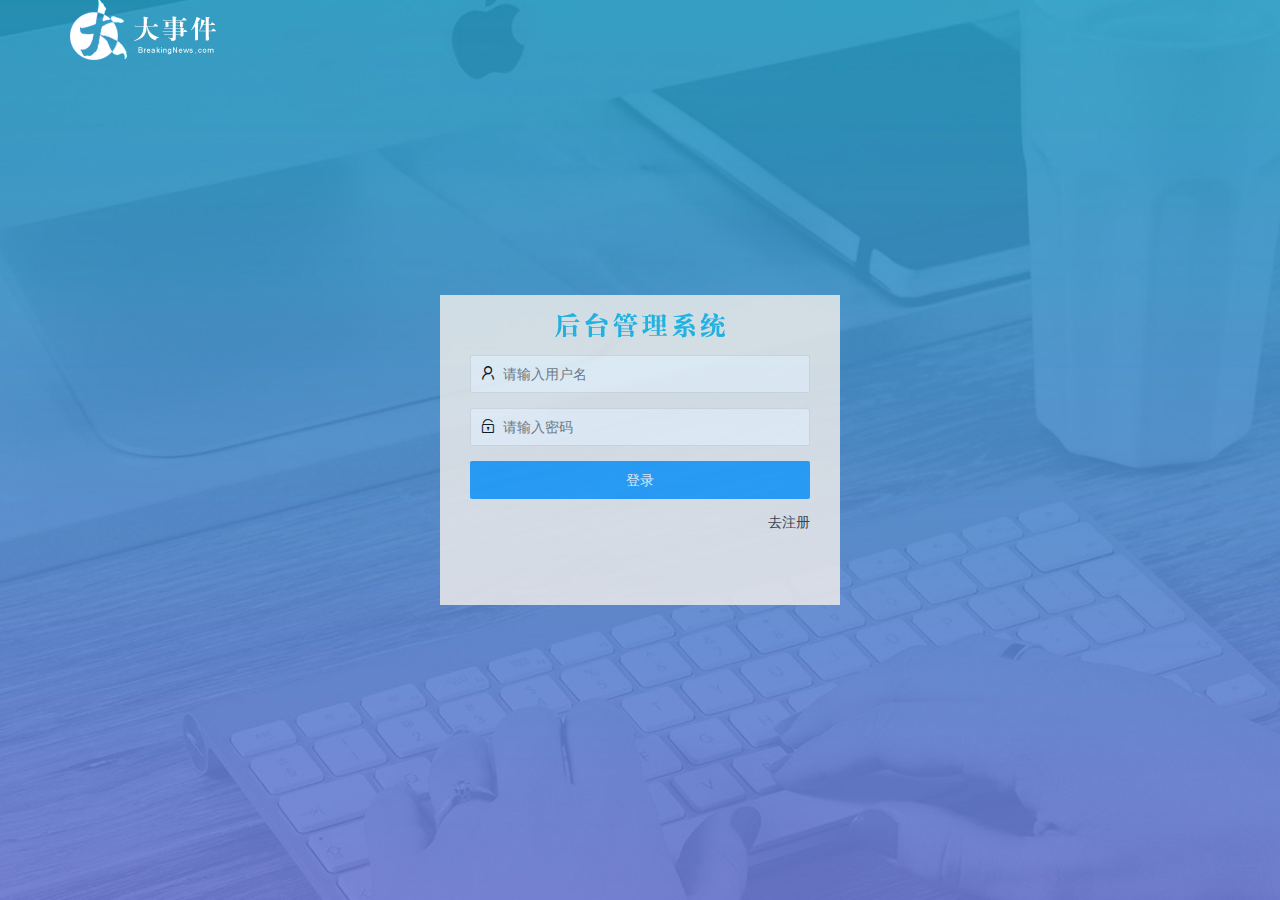
<file: login.html>
<!DOCTYPE html>
<html lang="en">
<head>
    <meta charset="UTF-8">
    <meta http-equiv="X-UA-Compatible" content="IE=edge">
    <meta name="viewport" content="width=device-width, initial-scale=1.0">
    <title>大事件-登录</title>
    <link rel="stylesheet" href="./assets/css/login.css">
    <link rel="stylesheet" href="./assets/lib/layui/css/layui.css">
</head>

<body>
    <!-- 头部logo -->
    <div class="layui-main">
       <img src="./assets/images/logo.png" alt="">
    </div>
    <!-- 登录注册区域  -->
    <div class="loginAndRegBox">
        <div class="title-box"></div>
        <!-- 登录 -->
        <div class="login-box">
            <form class="layui-form" id="form_login">
                <!-- 登录用户名 -->
                <div class="layui-form-item">
                    <i class="layui-icon layui-icon-username"></i>  
                    <input type="text" name="username" required  
                    lay-verify="required" placeholder="请输入用户名" 
                    autocomplete="off" class="layui-input">
                </div>
                <!-- 登录密码 -->
                <div class="layui-form-item">
                    <i class="layui-icon layui-icon-password"></i>  
                    <input type="password" name="password" required  
                    lay-verify="required|pwd" placeholder="请输入密码" 
                    autocomplete="off" class="layui-input">
                </div>
                <div class="layui-form-item">
                    <button class="layui-btn layui-btn-fluid layui-btn-normal"
                     lay-submit >登录</button>
                </div> 
                <div class="layui-form-item links">
                    <a href="javascript:;" id="link-reg">去注册</a>
                </div>        
            </form>     
           
        </div>
        <!-- 注册 -->
        <div class="reg-box">
            <form class="layui-form" id="form_reg">
                <!-- 注册用户名 -->
                <div class="layui-form-item">
                    <i class="layui-icon layui-icon-username"></i>  
                    <input type="text" name="username" required  
                    lay-verify="required" placeholder="请输入用户名" 
                    autocomplete="off" class="layui-input">
                </div>
                <!-- 注册密码 -->
                <div class="layui-form-item">
                    <i class="layui-icon layui-icon-password"></i>  
                    <input type="password" name="password" required  
                    lay-verify="required|pwd" placeholder="请输入密码" 
                    autocomplete="off" class="layui-input">
                </div>
                <!-- 注册重复密码 -->
                <div class="layui-form-item">
                    <i class="layui-icon layui-icon-password"></i>  
                    <input type="password" name="repassword" required  
                    lay-verify="required|pwd|repwd" placeholder="请再次输入密码" 
                    autocomplete="off" class="layui-input">
                </div>
                <div class="layui-form-item">
                    <button class="layui-btn layui-btn-fluid layui-btn-normal"
                     lay-submit >注册</button>
                </div> 
                <div class="layui-form-item links">
                    <a href="javascript:;" id="link-login">去登录</a>
                </div>        
            </form>                 
        </div>

    </div>
    <script src="./assets/lib/layui/layui.all.js"></script>
    <script src="./assets/lib/jquery.js"></script>
    <script src="./assets/js/baseAPI.js"></script>
    <script src="./assets/js/login.js"></script>
</body>
</html>
</file>
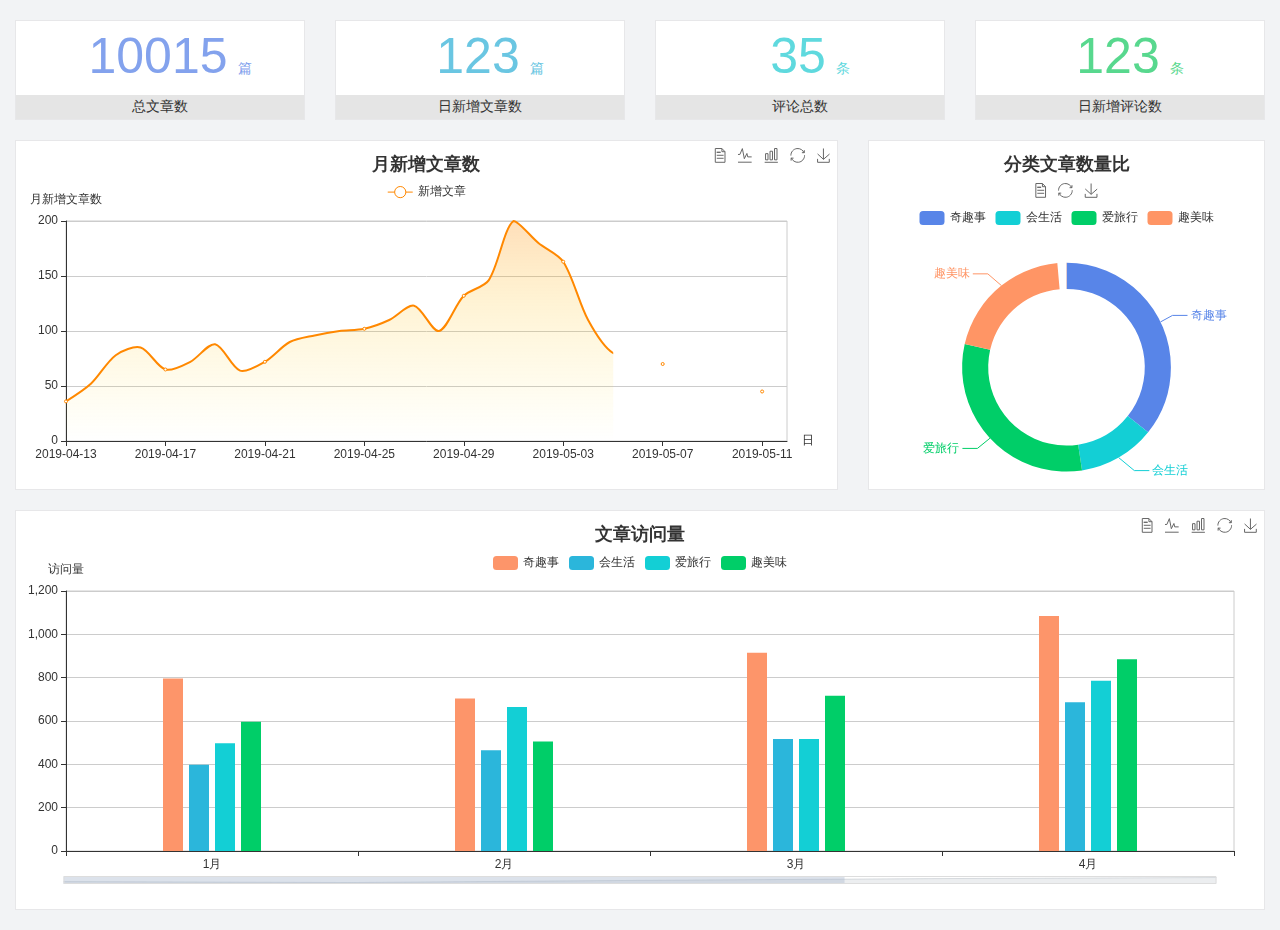
<file: home/dashboard.html>
<!DOCTYPE html>
<html lang="en">

<head>
  <meta charset="UTF-8">
  <meta name="viewport" content="width=device-width, initial-scale=1.0">
  <meta http-equiv="X-UA-Compatible" content="ie=edge">
  <title>图表统计</title>
  <link rel="stylesheet" href="../../assets/lib/bootstrap.css" />
  <link rel="stylesheet" href="../../assets/lib/main.css" />
  <script src="../../assets/lib/jquery.js"></script>
  <script type="text/javascript" src="../../assets/lib/echarts.min.js"></script>
</head>

<body>
  <div class="container-fluid">
    <div class="row spannel_list">
      <div class="col-sm-3 col-xs-6">
        <div class="spannel">
          <em>10015</em><span>篇</span>
          <b>总文章数</b>
        </div>
      </div>
      <div class="col-sm-3 col-xs-6">
        <div class="spannel scolor01">
          <em>123</em><span>篇</span>
          <b>日新增文章数</b>
        </div>
      </div>
      <div class="col-sm-3 col-xs-6">
        <div class="spannel scolor02">
          <em>35</em><span>条</span>
          <b>评论总数</b>
        </div>
      </div>
      <div class="col-sm-3 col-xs-6">
        <div class="spannel scolor03">
          <em>123</em><span>条</span>
          <b>日新增评论数</b>
        </div>
      </div>
    </div>
  </div>

  <div class="container-fluid">
    <div class="row curve-pie">
      <div class="col-lg-8 col-md-8">
        <div class="gragh_pannel" id="curve_show"></div>
      </div>
      <div class="col-lg-4 col-md-4">
        <div class="gragh_pannel" id="pie_show"></div>
      </div>
    </div>
  </div>

  <div class="container-fluid">
    <div class="column_pannel" id="column_show"></div>
  </div>

  <script>
    var oChart = echarts.init(document.getElementById('curve_show'));
    var aList_all = [
      { 'count': 36, 'date': '2019-04-13' },
      { 'count': 52, 'date': '2019-04-14' },
      { 'count': 78, 'date': '2019-04-15' },
      { 'count': 85, 'date': '2019-04-16' },
      { 'count': 65, 'date': '2019-04-17' },
      { 'count': 72, 'date': '2019-04-18' },
      { 'count': 88, 'date': '2019-04-19' },
      { 'count': 64, 'date': '2019-04-20' },
      { 'count': 72, 'date': '2019-04-21' },
      { 'count': 90, 'date': '2019-04-22' },
      { 'count': 96, 'date': '2019-04-23' },
      { 'count': 100, 'date': '2019-04-24' },
      { 'count': 102, 'date': '2019-04-25' },
      { 'count': 110, 'date': '2019-04-26' },
      { 'count': 123, 'date': '2019-04-27' },
      { 'count': 100, 'date': '2019-04-28' },
      { 'count': 132, 'date': '2019-04-29' },
      { 'count': 146, 'date': '2019-04-30' },
      { 'count': 200, 'date': '2019-05-01' },
      { 'count': 180, 'date': '2019-05-02' },
      { 'count': 163, 'date': '2019-05-03' },
      { 'count': 110, 'date': '2019-05-04' },
      { 'count': 80, 'date': '2019-05-05' },
      { 'count': 82, 'date': '2019-05-06' },
      { 'count': 70, 'date': '2019-05-07' },
      { 'count': 65, 'date': '2019-05-08' },
      { 'count': 54, 'date': '2019-05-09' },
      { 'count': 40, 'date': '2019-05-10' },
      { 'count': 45, 'date': '2019-05-11' },
      { 'count': 38, 'date': '2019-05-12' },
    ];

    let aCount = [];
    let aDate = [];

    for (var i = 0; i < aList_all.length; i++) {
      aCount.push(aList_all[i].count);
      aDate.push(aList_all[i].date);
    }

    var chartopt = {
      title: {
        text: '月新增文章数',
        left: 'center',
        top: '10'
      },
      tooltip: {
        trigger: 'axis'
      },
      legend: {
        data: ['新增文章'],
        top: '40'
      },
      toolbox: {
        show: true,
        feature: {
          mark: { show: true },
          dataView: { show: true, readOnly: false },
          magicType: { show: true, type: ['line', 'bar'] },
          restore: { show: true },
          saveAsImage: { show: true }
        }
      },
      calculable: true,
      xAxis: [
        {
          name: '日',
          type: 'category',
          boundaryGap: false,
          data: aDate
        }
      ],
      yAxis: [
        {
          name: '月新增文章数',
          type: 'value'
        }
      ],
      series: [
        {
          name: '新增文章',
          type: 'line',
          smooth: true,
          itemStyle: { normal: { areaStyle: { type: 'default' }, color: '#f80' }, lineStyle: { color: '#f80' } },
          data: aCount
        }],
      areaStyle: {
        normal: {
          color: new echarts.graphic.LinearGradient(0, 0, 0, 1, [{
            offset: 0,
            color: 'rgba(255,136,0,0.39)'
          }, {
            offset: .34,
            color: 'rgba(255,180,0,0.25)'
          }, {
            offset: 1,
            color: 'rgba(255,222,0,0.00)'
          }])

        }
      },
      grid: {
        show: true,
        x: 50,
        x2: 50,
        y: 80,
        height: 220
      }
    };

    oChart.setOption(chartopt);


    var oPie = echarts.init(document.getElementById('pie_show'));
    var oPieopt =
    {
      title: {
        top: 10,
        text: '分类文章数量比',
        x: 'center'
      },
      tooltip: {
        trigger: 'item',
        formatter: "{a} <br/>{b} : {c} ({d}%)"
      },
      color: ['#5885e8', '#13cfd5', '#00ce68', '#ff9565'],
      legend: {
        x: 'center',
        top: 65,
        data: ['奇趣事', '会生活', '爱旅行', '趣美味']
      },
      toolbox: {
        show: true,
        x: 'center',
        top: 35,
        feature: {
          mark: { show: true },
          dataView: { show: true, readOnly: false },
          magicType: {
            show: true,
            type: ['pie', 'funnel'],
            option: {
              funnel: {
                x: '25%',
                width: '50%',
                funnelAlign: 'left',
                max: 1548
              }
            }
          },
          restore: { show: true },
          saveAsImage: { show: true }
        }
      },
      calculable: true,
      series: [
        {
          name: '访问来源',
          type: 'pie',
          radius: ['45%', '60%'],
          center: ['50%', '65%'],
          data: [
            { value: 300, name: '奇趣事' },
            { value: 100, name: '会生活' },
            { value: 260, name: '爱旅行' },
            { value: 180, name: '趣美味' }
          ]
        }
      ]
    };
    oPie.setOption(oPieopt);



    var oColumn = this.echarts.init(document.getElementById('column_show'));
    var oColumnopt =
    {
      title: {
        text: '文章访问量',
        left: 'center',
        top: '10'
      },
      tooltip: {
        trigger: 'axis'
      },
      legend: {
        data: ['奇趣事', '会生活', '爱旅行', '趣美味'],
        top: '40'
      },
      toolbox: {
        show: true,
        feature: {
          mark: { show: true },
          dataView: { show: true, readOnly: false },
          magicType: { show: true, type: ['line', 'bar'] },
          restore: { show: true },
          saveAsImage: { show: true }
        }
      },
      calculable: true,
      xAxis: [
        {
          type: 'category',
          data: ['1月', '2月', '3月', '4月', '5月']
        }
      ],
      yAxis: [
        {
          name: '访问量',
          type: 'value'
        }
      ],
      series: [
        {
          name: '奇趣事',
          type: 'bar',
          barWidth: 20,
          itemStyle: {
            normal: { areaStyle: { type: 'default' }, color: '#fd956a' }
          },
          data: [800, 708, 920, 1090, 1200]
        },
        {
          name: '会生活',
          type: 'bar',
          barWidth: 20,
          itemStyle: {
            normal: { areaStyle: { type: 'default' }, color: '#2bb6db' }
          },
          data: [400, 468, 520, 690, 800]
        },
        {
          name: '爱旅行',
          type: 'bar',
          barWidth: 20,
          itemStyle: {
            normal: { areaStyle: { type: 'default' }, color: '#13cfd5' }
          },
          data: [500, 668, 520, 790, 900]
        },
        {
          name: '趣美味',
          type: 'bar',
          barWidth: 20,
          itemStyle: {
            normal: { areaStyle: { type: 'default' }, color: '#00ce68' }
          },
          data: [600, 508, 720, 890, 1000]
        }
      ],
      grid: {
        show: true,
        x: 50,
        x2: 30,
        y: 80,
        height: 260
      },
      dataZoom: [//给x轴设置滚动条
        {
          start: 0,//默认为0
          end: 100 - 1000 / 31,//默认为100
          type: 'slider',
          show: true,
          xAxisIndex: [0],
          handleSize: 0,//滑动条的 左右2个滑动条的大小
          height: 8,//组件高度
          left: 45, //左边的距离
          right: 50,//右边的距离
          bottom: 26,//右边的距离
          handleColor: '#ddd',//h滑动图标的颜色
          handleStyle: {
            borderColor: "#cacaca",
            borderWidth: "1",
            shadowBlur: 2,
            background: "#ddd",
            shadowColor: "#ddd",
          }
        }]
    };
    oColumn.setOption(oColumnopt);
  </script>
</body>

</html>
</file>
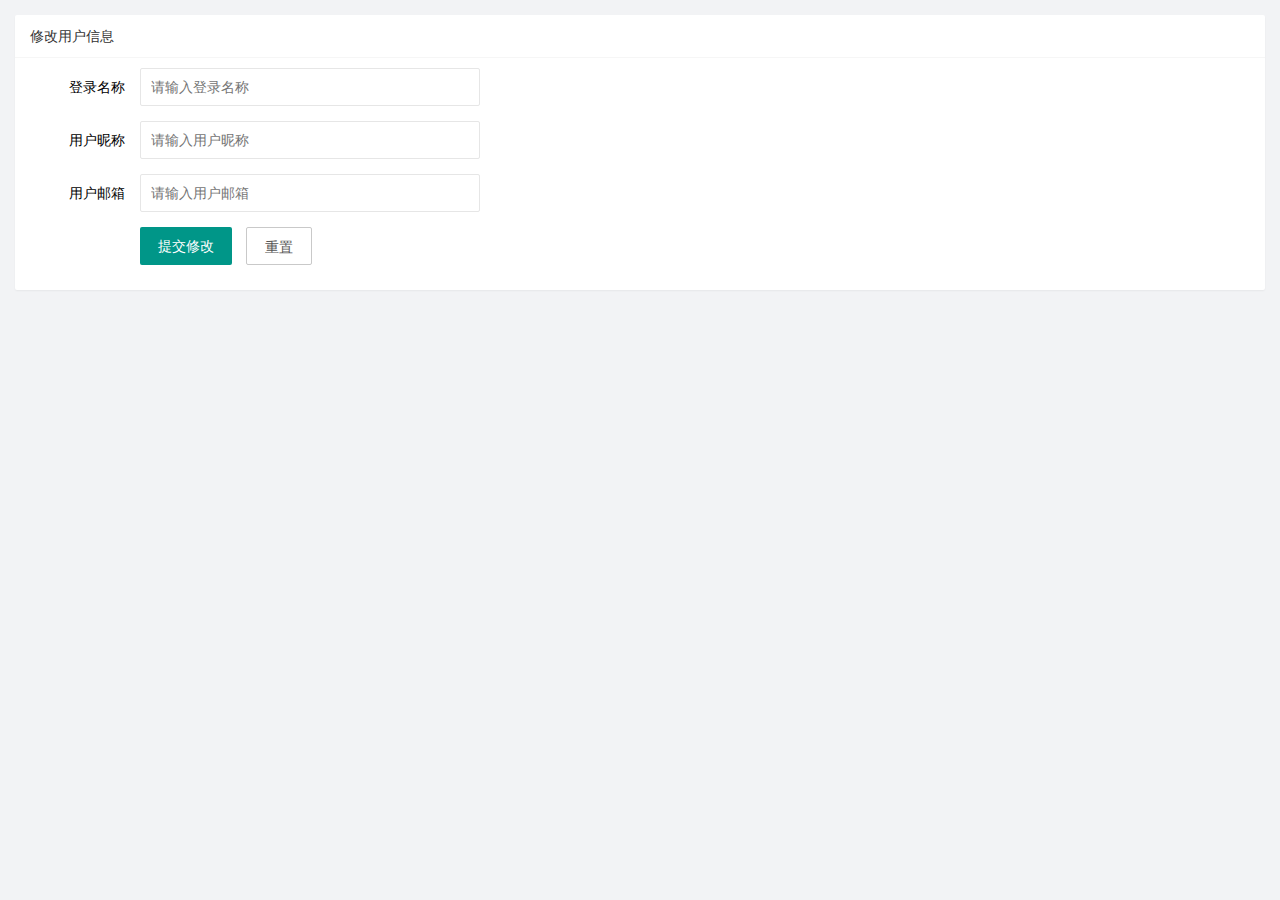
<file: user/userinfo.html>
<!DOCTYPE html>
<html lang="en">
<head>
    <meta charset="UTF-8">
    <meta http-equiv="X-UA-Compatible" content="IE=edge">
    <meta name="viewport" content="width=device-width, initial-scale=1.0">
    <title>Document</title>
</head>
<link rel="stylesheet" href="../assets/lib/layui/css/layui.css">
<link rel="stylesheet" href="../assets/css/user/userinfo.css">
<body>
    <div class="layui-card">
        <div class="layui-card-header">修改用户信息</div>
        <div class="layui-card-body">
            <form class="layui-form" lay-filter="formUserinfo">
                
                <input type="hidden" name="id" value=""/>
                
                <div class="layui-form-item">
                  <label class="layui-form-label">登录名称</label>
                  <div class="layui-input-block">
                    <input type="text" name="username" required  lay-verify="required"  placeholder="请输入登录名称" autocomplete="off" class="layui-input" readonly>
                  </div>
                </div>
                <div class="layui-form-item">
                    <label class="layui-form-label">用户昵称</label>
                    <div class="layui-input-block">
                      <input type="text" name="nickname" required  lay-verify="required|nackname" placeholder="请输入用户昵称" autocomplete="off" class="layui-input">
                    </div>
                  </div>
                  <div class="layui-form-item">
                    <label class="layui-form-label">用户邮箱</label>
                    <div class="layui-input-block">
                      <input type="text" name="email" required  lay-verify="required|email" placeholder="请输入用户邮箱" autocomplete="off" class="layui-input">
                    </div>
                  </div>
                  <div class="layui-form-item">
                    <div class="layui-input-block">
                      <button class="layui-btn" lay-submit lay-filter="formDemo">提交修改</button>
                      <button type="reset" id="btnr" class="layui-btn layui-btn-primary">重置</button>
                    </div>
                  </div>
            </form>    
        </div>
      </div>
      <script src="../assets/lib/layui/layui.all.js"></script>
      <script src="/assets/lib/jquery.js"></script>
      <script src="/assets/js/baseAPI.js"></script>
      <script src="/assets/js/user/userinfo.js"></script>

</body>
</html>
</file>
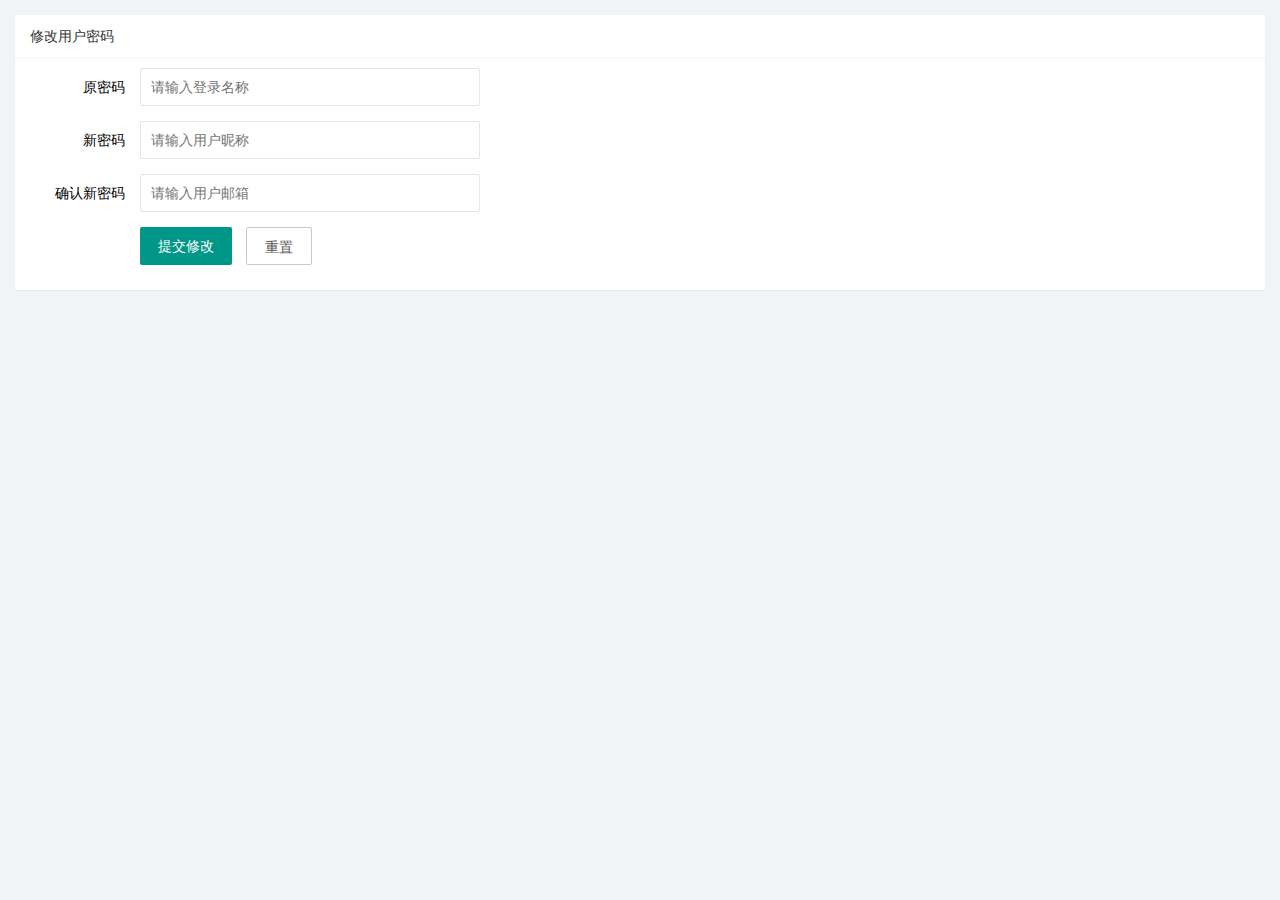
<file: user/userpwd.html>
<!DOCTYPE html>
<html lang="en">
<head>
    <meta charset="UTF-8">
    <meta http-equiv="X-UA-Compatible" content="IE=edge">
    <meta name="viewport" content="width=device-width, initial-scale=1.0">
    <title>Document</title>
</head>
<link rel="stylesheet" href="../assets/lib/layui/css/layui.css">
<link rel="stylesheet" href="../assets/css/user/userpwd.css">
<body>
    <div class="layui-card">
        <div class="layui-card-header">修改用户密码</div>
        <div class="layui-card-body">
            <form class="layui-form">
                
                <input type="hidden" name="id" value=""/>
                
                <div class="layui-form-item">
                  <label class="layui-form-label">原密码</label>
                  <div class="layui-input-block">
                    <input type="password" name="oldPwd" required  lay-verify="required|pwd"  placeholder="请输入登录名称" autocomplete="off" class="layui-input">
                  </div>
                </div>
                <div class="layui-form-item">
                    <label class="layui-form-label">新密码</label>
                    <div class="layui-input-block">
                      <input type="password" name="newPwd" required  lay-verify="required|pwd|samepwd" placeholder="请输入用户昵称" autocomplete="off" class="layui-input">
                    </div>
                  </div>
                  <div class="layui-form-item">
                    <label class="layui-form-label">确认新密码</label>
                    <div class="layui-input-block">
                      <input type="password" name="repwd" required  lay-verify="required|pwd|repdw" placeholder="请输入用户邮箱" autocomplete="off" class="layui-input">
                    </div>
                  </div>
                  <div class="layui-form-item">
                    <div class="layui-input-block">
                      <button class="layui-btn" lay-submit lay-filter="formDemo">提交修改</button>
                      <button type="reset" id="btnr" class="layui-btn layui-btn-primary">重置</button>
                    </div>
                  </div>
            </form>    
        </div>
      </div>
      <script src="../assets/lib/layui/layui.all.js"></script>
      <script src="/assets/lib/jquery.js"></script>
      <script src="/assets/js/baseAPI.js"></script>
      <script src="/assets/js/user/userpwd.js"></script>

</body>
</html>
</file>
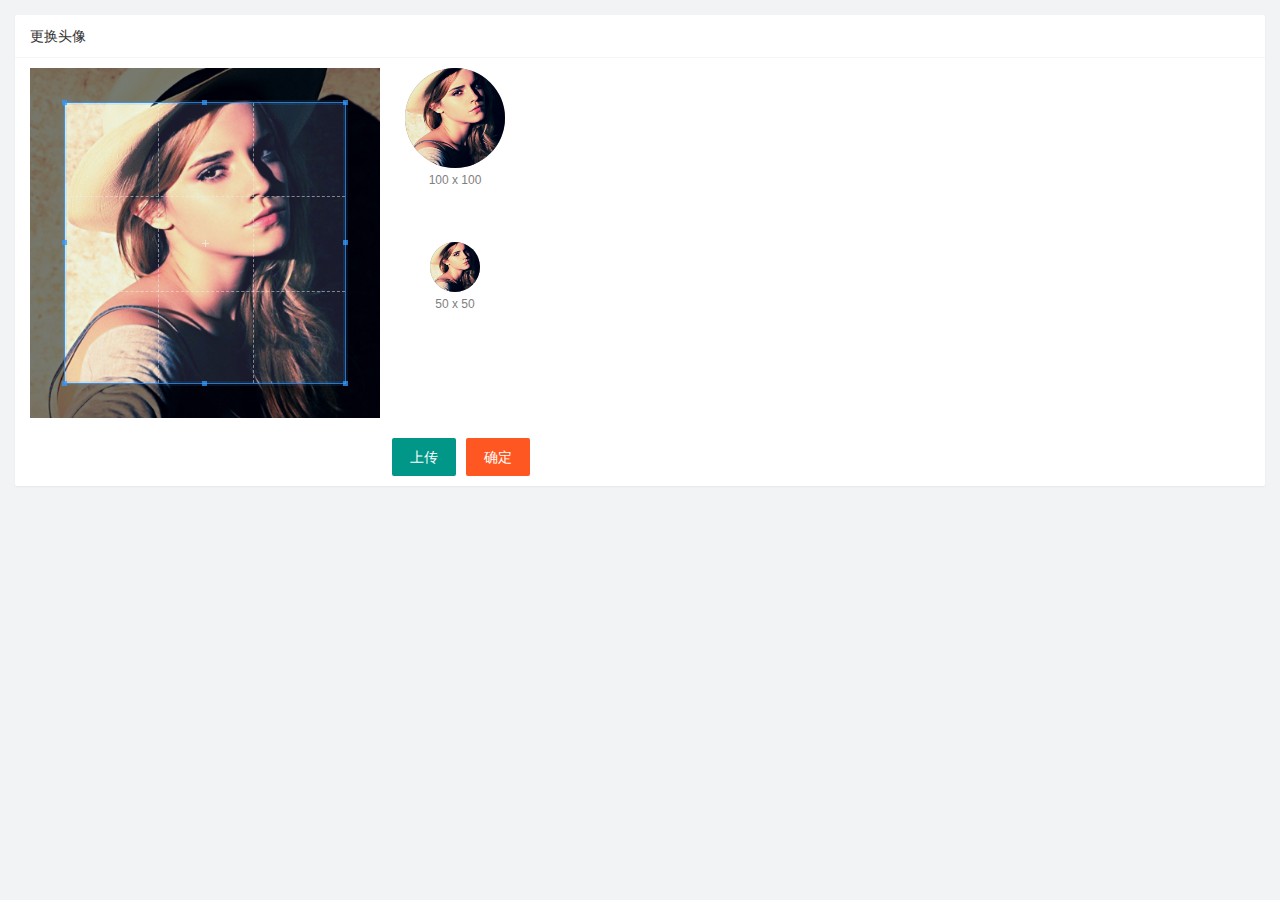
<file: user/usertx.html>
<!DOCTYPE html>
<html lang="en">
<head>
    <meta charset="UTF-8">
    <meta http-equiv="X-UA-Compatible" content="IE=edge">
    <meta name="viewport" content="width=device-width, initial-scale=1.0">
    <title>Document</title>
</head>
<link rel="stylesheet" href="../assets/lib/layui/css/layui.css">
<link rel="stylesheet" href="../assets/css/user/usertx.css">
<link rel="stylesheet" href="/assets/lib/cropper/cropper.css" />
<body>
     <!-- 第一行的图片裁剪和预览区域 -->
     <div class="layui-card">
      <div class="layui-card-header">更换头像</div>
      <div class="layui-card-body">
        <div class="row1">
          <!-- 图片裁剪区域 -->
          <div class="cropper-box">
          <!-- 这个 img 标签很重要，将来会把它初始化为裁剪区域 -->
          <img id="image" src="/assets/images/sample.jpg" />
          </div>
          <!-- 图片的预览区域 -->
          <div class="preview-box">
          <div>
          <!-- 宽高为 100px 的预览区域 -->
          <div class="img-preview w100"></div>
          <p class="size">100 x 100</p>
          </div>
          <div>
          <!-- 宽高为 50px 的预览区域 -->
          <div class="img-preview w50"></div>
          <p class="size">50 x 50</p>
          </div>
          </div>
          </div>
          <!-- 第二行的按钮区域 -->
          <div class="row2">
            <!-- accpet属性可以知道文件类型 -->
            <input type="file" id="file" style="display: none;" accept="image/pang,image/jpeg" />
          <button type="button" class="layui-btn" id="btnimg">上传</button>
          <button type="button" id="btnup" class="layui-btn layui-btn-danger">确定</button>
          </div>
      </div>
    </div>

      <script src="../assets/lib/layui/layui.all.js"></script>
      <script src="/assets/lib/jquery.js"></script>
      <script src="/assets/lib/cropper/Cropper.js"></script>
      <script src="/assets/lib/cropper/jquery-cropper.js"></script>      
      <script src="/assets/js/baseAPI.js"></script>
      <script src="/assets/js/user/usertx.js"></script>

</body>
</html>
</file>
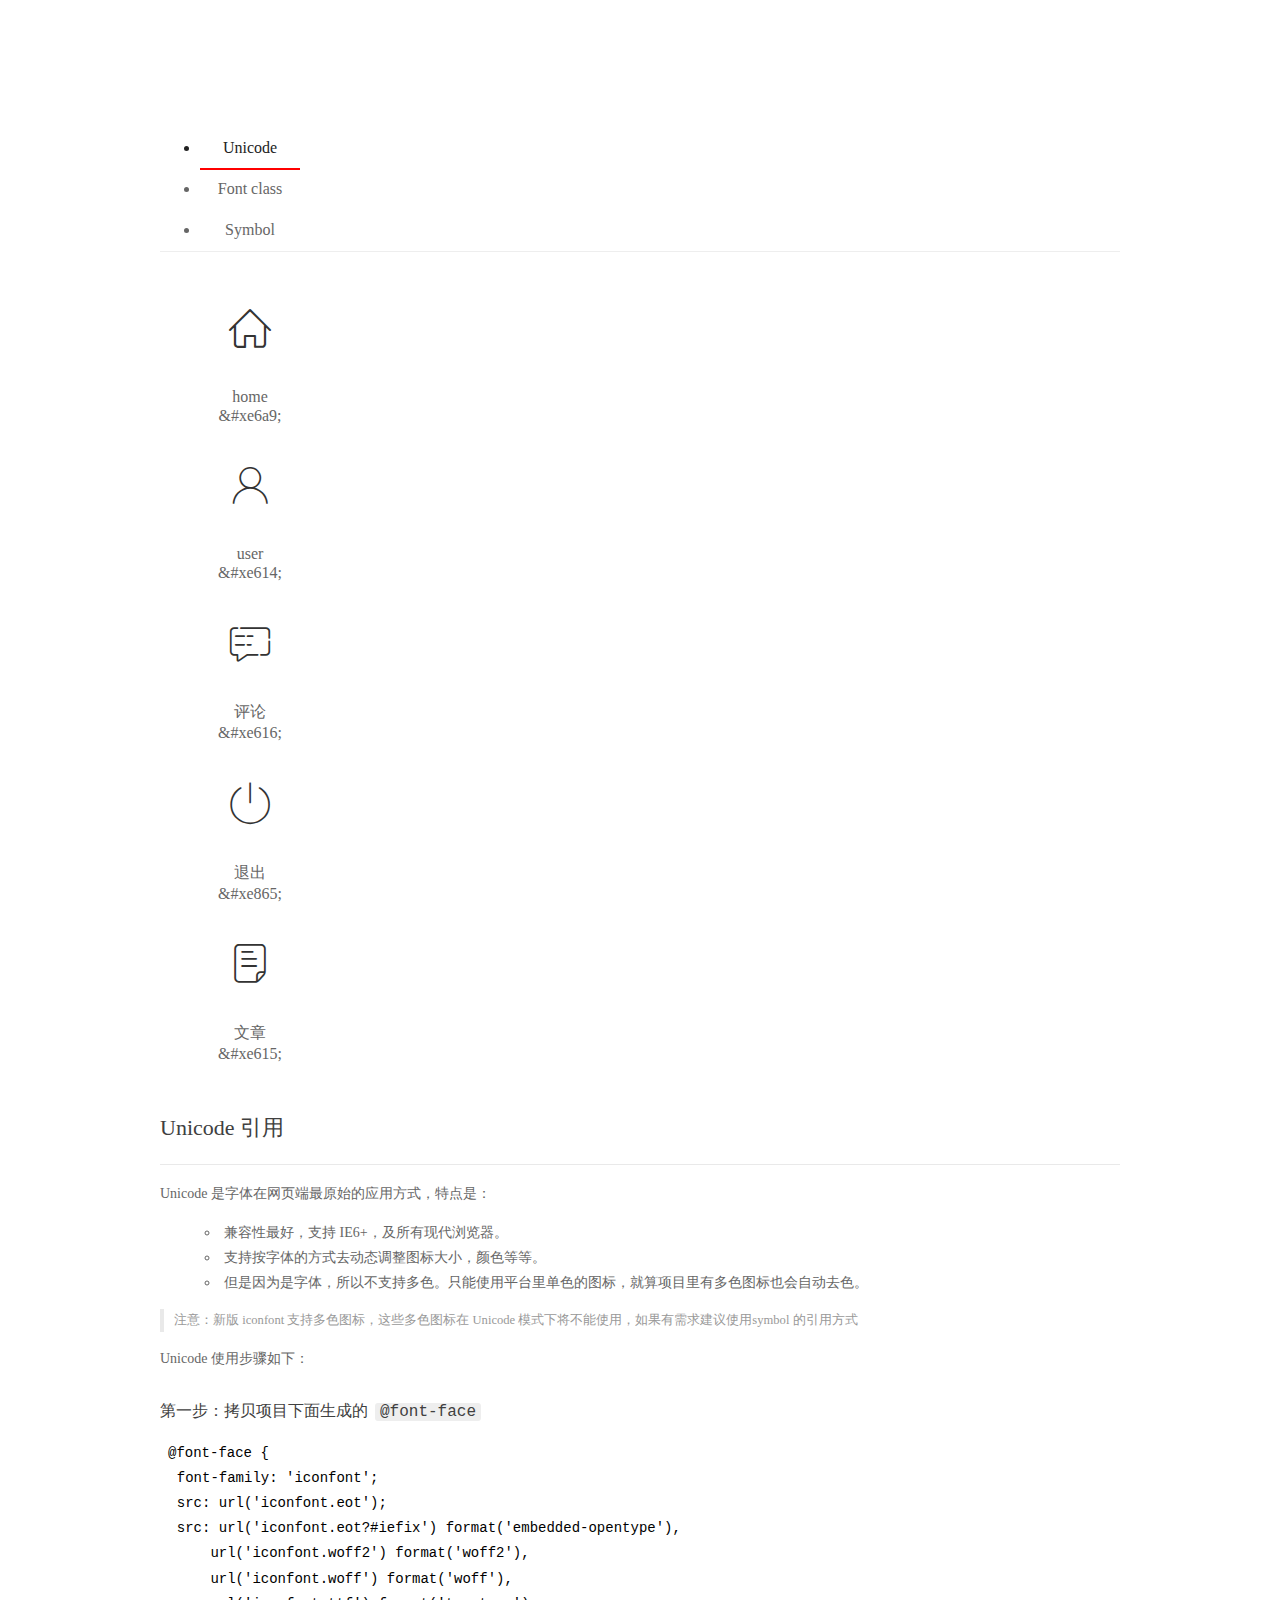
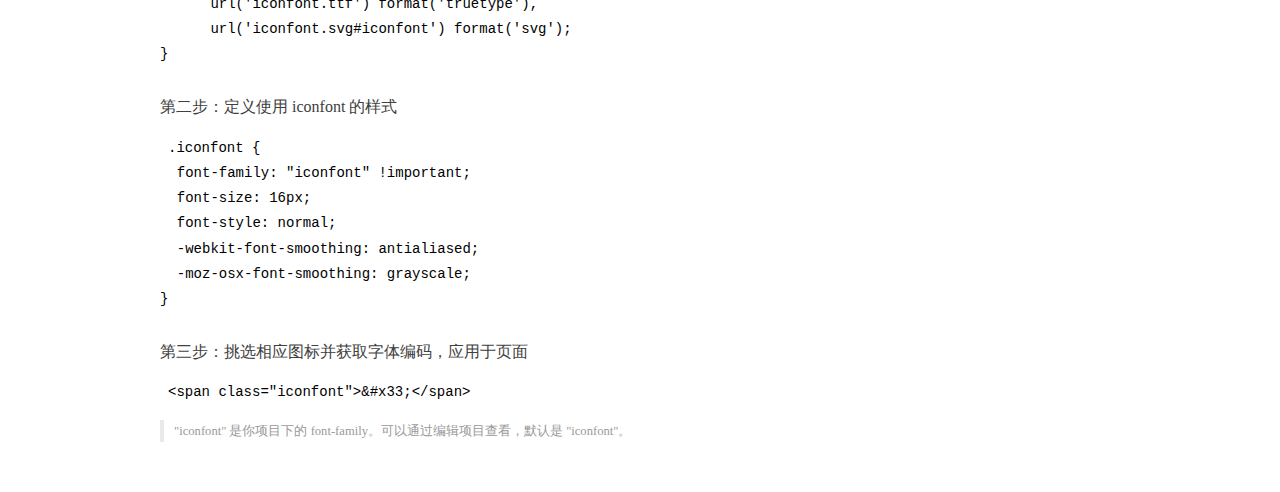
<file: assets/fonts/demo_index.html>
<!DOCTYPE html>
<html>
<head>
  <meta charset="utf-8"/>
  <title>IconFont Demo</title>
  <link rel="shortcut icon" href="https://gtms04.alicdn.com/tps/i4/TB1_oz6GVXXXXaFXpXXJDFnIXXX-64-64.ico" type="image/x-icon"/>
  <link rel="stylesheet" href="https://g.alicdn.com/thx/cube/1.3.2/cube.min.css">
  <link rel="stylesheet" href="demo.css">
  <link rel="stylesheet" href="iconfont.css">
  <script src="iconfont.js"></script>
  <!-- jQuery -->
  <script src="https://a1.alicdn.com/oss/uploads/2018/12/26/7bfddb60-08e8-11e9-9b04-53e73bb6408b.js"></script>
  <!-- 代码高亮 -->
  <script src="https://a1.alicdn.com/oss/uploads/2018/12/26/a3f714d0-08e6-11e9-8a15-ebf944d7534c.js"></script>
</head>
<body>
  <div class="main">
    <h1 class="logo"><a href="https://www.iconfont.cn/" title="iconfont 首页" target="_blank">&#xe86b;</a></h1>
    <div class="nav-tabs">
      <ul id="tabs" class="dib-box">
        <li class="dib active"><span>Unicode</span></li>
        <li class="dib"><span>Font class</span></li>
        <li class="dib"><span>Symbol</span></li>
      </ul>
      
    </div>
    <div class="tab-container">
      <div class="content unicode" style="display: block;">
          <ul class="icon_lists dib-box">
          
            <li class="dib">
              <span class="icon iconfont">&#xe6a9;</span>
                <div class="name">home</div>
                <div class="code-name">&amp;#xe6a9;</div>
              </li>
          
            <li class="dib">
              <span class="icon iconfont">&#xe614;</span>
                <div class="name">user</div>
                <div class="code-name">&amp;#xe614;</div>
              </li>
          
            <li class="dib">
              <span class="icon iconfont">&#xe616;</span>
                <div class="name">评论</div>
                <div class="code-name">&amp;#xe616;</div>
              </li>
          
            <li class="dib">
              <span class="icon iconfont">&#xe865;</span>
                <div class="name">退出</div>
                <div class="code-name">&amp;#xe865;</div>
              </li>
          
            <li class="dib">
              <span class="icon iconfont">&#xe615;</span>
                <div class="name">文章</div>
                <div class="code-name">&amp;#xe615;</div>
              </li>
          
          </ul>
          <div class="article markdown">
          <h2 id="unicode-">Unicode 引用</h2>
          <hr>

          <p>Unicode 是字体在网页端最原始的应用方式，特点是：</p>
          <ul>
            <li>兼容性最好，支持 IE6+，及所有现代浏览器。</li>
            <li>支持按字体的方式去动态调整图标大小，颜色等等。</li>
            <li>但是因为是字体，所以不支持多色。只能使用平台里单色的图标，就算项目里有多色图标也会自动去色。</li>
          </ul>
          <blockquote>
            <p>注意：新版 iconfont 支持多色图标，这些多色图标在 Unicode 模式下将不能使用，如果有需求建议使用symbol 的引用方式</p>
          </blockquote>
          <p>Unicode 使用步骤如下：</p>
          <h3 id="-font-face">第一步：拷贝项目下面生成的 <code>@font-face</code></h3>
<pre><code class="language-css"
>@font-face {
  font-family: 'iconfont';
  src: url('iconfont.eot');
  src: url('iconfont.eot?#iefix') format('embedded-opentype'),
      url('iconfont.woff2') format('woff2'),
      url('iconfont.woff') format('woff'),
      url('iconfont.ttf') format('truetype'),
      url('iconfont.svg#iconfont') format('svg');
}
</code></pre>
          <h3 id="-iconfont-">第二步：定义使用 iconfont 的样式</h3>
<pre><code class="language-css"
>.iconfont {
  font-family: "iconfont" !important;
  font-size: 16px;
  font-style: normal;
  -webkit-font-smoothing: antialiased;
  -moz-osx-font-smoothing: grayscale;
}
</code></pre>
          <h3 id="-">第三步：挑选相应图标并获取字体编码，应用于页面</h3>
<pre>
<code class="language-html"
>&lt;span class="iconfont"&gt;&amp;#x33;&lt;/span&gt;
</code></pre>
          <blockquote>
            <p>"iconfont" 是你项目下的 font-family。可以通过编辑项目查看，默认是 "iconfont"。</p>
          </blockquote>
          </div>
      </div>
      <div class="content font-class">
        <ul class="icon_lists dib-box">
          
          <li class="dib">
            <span class="icon iconfont icon-home"></span>
            <div class="name">
              home
            </div>
            <div class="code-name">.icon-home
            </div>
          </li>
          
          <li class="dib">
            <span class="icon iconfont icon-user"></span>
            <div class="name">
              user
            </div>
            <div class="code-name">.icon-user
            </div>
          </li>
          
          <li class="dib">
            <span class="icon iconfont icon-pinglun"></span>
            <div class="name">
              评论
            </div>
            <div class="code-name">.icon-pinglun
            </div>
          </li>
          
          <li class="dib">
            <span class="icon iconfont icon-tuichu"></span>
            <div class="name">
              退出
            </div>
            <div class="code-name">.icon-tuichu
            </div>
          </li>
          
          <li class="dib">
            <span class="icon iconfont icon-16"></span>
            <div class="name">
              文章
            </div>
            <div class="code-name">.icon-16
            </div>
          </li>
          
        </ul>
        <div class="article markdown">
        <h2 id="font-class-">font-class 引用</h2>
        <hr>

        <p>font-class 是 Unicode 使用方式的一种变种，主要是解决 Unicode 书写不直观，语意不明确的问题。</p>
        <p>与 Unicode 使用方式相比，具有如下特点：</p>
        <ul>
          <li>兼容性良好，支持 IE8+，及所有现代浏览器。</li>
          <li>相比于 Unicode 语意明确，书写更直观。可以很容易分辨这个 icon 是什么。</li>
          <li>因为使用 class 来定义图标，所以当要替换图标时，只需要修改 class 里面的 Unicode 引用。</li>
          <li>不过因为本质上还是使用的字体，所以多色图标还是不支持的。</li>
        </ul>
        <p>使用步骤如下：</p>
        <h3 id="-fontclass-">第一步：引入项目下面生成的 fontclass 代码：</h3>
<pre><code class="language-html">&lt;link rel="stylesheet" href="./iconfont.css"&gt;
</code></pre>
        <h3 id="-">第二步：挑选相应图标并获取类名，应用于页面：</h3>
<pre><code class="language-html">&lt;span class="iconfont icon-xxx"&gt;&lt;/span&gt;
</code></pre>
        <blockquote>
          <p>"
            iconfont" 是你项目下的 font-family。可以通过编辑项目查看，默认是 "iconfont"。</p>
        </blockquote>
      </div>
      </div>
      <div class="content symbol">
          <ul class="icon_lists dib-box">
          
            <li class="dib">
                <svg class="icon svg-icon" aria-hidden="true">
                  <use xlink:href="#icon-home"></use>
                </svg>
                <div class="name">home</div>
                <div class="code-name">#icon-home</div>
            </li>
          
            <li class="dib">
                <svg class="icon svg-icon" aria-hidden="true">
                  <use xlink:href="#icon-user"></use>
                </svg>
                <div class="name">user</div>
                <div class="code-name">#icon-user</div>
            </li>
          
            <li class="dib">
                <svg class="icon svg-icon" aria-hidden="true">
                  <use xlink:href="#icon-pinglun"></use>
                </svg>
                <div class="name">评论</div>
                <div class="code-name">#icon-pinglun</div>
            </li>
          
            <li class="dib">
                <svg class="icon svg-icon" aria-hidden="true">
                  <use xlink:href="#icon-tuichu"></use>
                </svg>
                <div class="name">退出</div>
                <div class="code-name">#icon-tuichu</div>
            </li>
          
            <li class="dib">
                <svg class="icon svg-icon" aria-hidden="true">
                  <use xlink:href="#icon-16"></use>
                </svg>
                <div class="name">文章</div>
                <div class="code-name">#icon-16</div>
            </li>
          
          </ul>
          <div class="article markdown">
          <h2 id="symbol-">Symbol 引用</h2>
          <hr>

          <p>这是一种全新的使用方式，应该说这才是未来的主流，也是平台目前推荐的用法。相关介绍可以参考这篇<a href="">文章</a>
            这种用法其实是做了一个 SVG 的集合，与另外两种相比具有如下特点：</p>
          <ul>
            <li>支持多色图标了，不再受单色限制。</li>
            <li>通过一些技巧，支持像字体那样，通过 <code>font-size</code>, <code>color</code> 来调整样式。</li>
            <li>兼容性较差，支持 IE9+，及现代浏览器。</li>
            <li>浏览器渲染 SVG 的性能一般，还不如 png。</li>
          </ul>
          <p>使用步骤如下：</p>
          <h3 id="-symbol-">第一步：引入项目下面生成的 symbol 代码：</h3>
<pre><code class="language-html">&lt;script src="./iconfont.js"&gt;&lt;/script&gt;
</code></pre>
          <h3 id="-css-">第二步：加入通用 CSS 代码（引入一次就行）：</h3>
<pre><code class="language-html">&lt;style&gt;
.icon {
  width: 1em;
  height: 1em;
  vertical-align: -0.15em;
  fill: currentColor;
  overflow: hidden;
}
&lt;/style&gt;
</code></pre>
          <h3 id="-">第三步：挑选相应图标并获取类名，应用于页面：</h3>
<pre><code class="language-html">&lt;svg class="icon" aria-hidden="true"&gt;
  &lt;use xlink:href="#icon-xxx"&gt;&lt;/use&gt;
&lt;/svg&gt;
</code></pre>
          </div>
      </div>

    </div>
  </div>
  <script>
  $(document).ready(function () {
      $('.tab-container .content:first').show()

      $('#tabs li').click(function (e) {
        var tabContent = $('.tab-container .content')
        var index = $(this).index()

        if ($(this).hasClass('active')) {
          return
        } else {
          $('#tabs li').removeClass('active')
          $(this).addClass('active')

          tabContent.hide().eq(index).fadeIn()
        }
      })
    })
  </script>
</body>
</html>
</file>
<file: assets/css/login.css>
html,
body{
    margin: 0;
    padding: 0;
    height: 100%;
    width: 100%;
    background: url('../images/login_bg.jpg') no-repeat center; 
    background-size: cover;
}
.loginAndRegBox{
    width: 400px;
    height: 310px;
    background-color: rgba(244, 240, 236);
    position: absolute;
    left: 50%;
    top: 50%;
    transform: translate(-50%,-50%);
    opacity: 0.8;

}
.title-box{
    height: 60px;
    background: url('../images/login_title.png') no-repeat center;
}
.reg-box{
    display: none;
}
.layui-form{
    padding:0 30px;
}
.links{
    display: flex;
    justify-content: right;
}
.layui-form-item{
    position: relative;
}
.layui-icon{
    position: absolute;
    left: 10px;
    top: 10px;
}
.layui-input{
    padding-left:32px !important;
    
}
</file>
<file: assets/lib/layui/css/layui.css>
/** layui-v2.5.5 MIT License By https://www.layui.com */
 .layui-inline,img{display:inline-block;vertical-align:middle}h1,h2,h3,h4,h5,h6{font-weight:400}.layui-edge,.layui-header,.layui-inline,.layui-main{position:relative}.layui-body,.layui-edge,.layui-elip{overflow:hidden}.layui-btn,.layui-edge,.layui-inline,img{vertical-align:middle}.layui-btn,.layui-disabled,.layui-icon,.layui-unselect{-moz-user-select:none;-webkit-user-select:none;-ms-user-select:none}.layui-elip,.layui-form-checkbox span,.layui-form-pane .layui-form-label{text-overflow:ellipsis;white-space:nowrap}.layui-breadcrumb,.layui-tree-btnGroup{visibility:hidden}blockquote,body,button,dd,div,dl,dt,form,h1,h2,h3,h4,h5,h6,input,li,ol,p,pre,td,textarea,th,ul{margin:0;padding:0;-webkit-tap-highlight-color:rgba(0,0,0,0)}a:active,a:hover{outline:0}img{border:none}li{list-style:none}table{border-collapse:collapse;border-spacing:0}h4,h5,h6{font-size:100%}button,input,optgroup,option,select,textarea{font-family:inherit;font-size:inherit;font-style:inherit;font-weight:inherit;outline:0}pre{white-space:pre-wrap;white-space:-moz-pre-wrap;white-space:-pre-wrap;white-space:-o-pre-wrap;word-wrap:break-word}body{line-height:24px;font:14px Helvetica Neue,Helvetica,PingFang SC,Tahoma,Arial,sans-serif}hr{height:1px;margin:10px 0;border:0;clear:both}a{color:#333;text-decoration:none}a:hover{color:#777}a cite{font-style:normal;*cursor:pointer}.layui-border-box,.layui-border-box *{box-sizing:border-box}.layui-box,.layui-box *{box-sizing:content-box}.layui-clear{clear:both;*zoom:1}.layui-clear:after{content:'\20';clear:both;*zoom:1;display:block;height:0}.layui-inline{*display:inline;*zoom:1}.layui-edge{display:inline-block;width:0;height:0;border-width:6px;border-style:dashed;border-color:transparent}.layui-edge-top{top:-4px;border-bottom-color:#999;border-bottom-style:solid}.layui-edge-right{border-left-color:#999;border-left-style:solid}.layui-edge-bottom{top:2px;border-top-color:#999;border-top-style:solid}.layui-edge-left{border-right-color:#999;border-right-style:solid}.layui-disabled,.layui-disabled:hover{color:#d2d2d2!important;cursor:not-allowed!important}.layui-circle{border-radius:100%}.layui-show{display:block!important}.layui-hide{display:none!important}@font-face{font-family:layui-icon;src:url(../font/iconfont.eot?v=250);src:url(../font/iconfont.eot?v=250#iefix) format('embedded-opentype'),url(../font/iconfont.woff2?v=250) format('woff2'),url(../font/iconfont.woff?v=250) format('woff'),url(../font/iconfont.ttf?v=250) format('truetype'),url(../font/iconfont.svg?v=250#layui-icon) format('svg')}.layui-icon{font-family:layui-icon!important;font-size:16px;font-style:normal;-webkit-font-smoothing:antialiased;-moz-osx-font-smoothing:grayscale}.layui-icon-reply-fill:before{content:"\e611"}.layui-icon-set-fill:before{content:"\e614"}.layui-icon-menu-fill:before{content:"\e60f"}.layui-icon-search:before{content:"\e615"}.layui-icon-share:before{content:"\e641"}.layui-icon-set-sm:before{content:"\e620"}.layui-icon-engine:before{content:"\e628"}.layui-icon-close:before{content:"\1006"}.layui-icon-close-fill:before{content:"\1007"}.layui-icon-chart-screen:before{content:"\e629"}.layui-icon-star:before{content:"\e600"}.layui-icon-circle-dot:before{content:"\e617"}.layui-icon-chat:before{content:"\e606"}.layui-icon-release:before{content:"\e609"}.layui-icon-list:before{content:"\e60a"}.layui-icon-chart:before{content:"\e62c"}.layui-icon-ok-circle:before{content:"\1005"}.layui-icon-layim-theme:before{content:"\e61b"}.layui-icon-table:before{content:"\e62d"}.layui-icon-right:before{content:"\e602"}.layui-icon-left:before{content:"\e603"}.layui-icon-cart-simple:before{content:"\e698"}.layui-icon-face-cry:before{content:"\e69c"}.layui-icon-face-smile:before{content:"\e6af"}.layui-icon-survey:before{content:"\e6b2"}.layui-icon-tree:before{content:"\e62e"}.layui-icon-upload-circle:before{content:"\e62f"}.layui-icon-add-circle:before{content:"\e61f"}.layui-icon-download-circle:before{content:"\e601"}.layui-icon-templeate-1:before{content:"\e630"}.layui-icon-util:before{content:"\e631"}.layui-icon-face-surprised:before{content:"\e664"}.layui-icon-edit:before{content:"\e642"}.layui-icon-speaker:before{content:"\e645"}.layui-icon-down:before{content:"\e61a"}.layui-icon-file:before{content:"\e621"}.layui-icon-layouts:before{content:"\e632"}.layui-icon-rate-half:before{content:"\e6c9"}.layui-icon-add-circle-fine:before{content:"\e608"}.layui-icon-prev-circle:before{content:"\e633"}.layui-icon-read:before{content:"\e705"}.layui-icon-404:before{content:"\e61c"}.layui-icon-carousel:before{content:"\e634"}.layui-icon-help:before{content:"\e607"}.layui-icon-code-circle:before{content:"\e635"}.layui-icon-water:before{content:"\e636"}.layui-icon-username:before{content:"\e66f"}.layui-icon-find-fill:before{content:"\e670"}.layui-icon-about:before{content:"\e60b"}.layui-icon-location:before{content:"\e715"}.layui-icon-up:before{content:"\e619"}.layui-icon-pause:before{content:"\e651"}.layui-icon-date:before{content:"\e637"}.layui-icon-layim-uploadfile:before{content:"\e61d"}.layui-icon-delete:before{content:"\e640"}.layui-icon-play:before{content:"\e652"}.layui-icon-top:before{content:"\e604"}.layui-icon-friends:before{content:"\e612"}.layui-icon-refresh-3:before{content:"\e9aa"}.layui-icon-ok:before{content:"\e605"}.layui-icon-layer:before{content:"\e638"}.layui-icon-face-smile-fine:before{content:"\e60c"}.layui-icon-dollar:before{content:"\e659"}.layui-icon-group:before{content:"\e613"}.layui-icon-layim-download:before{content:"\e61e"}.layui-icon-picture-fine:before{content:"\e60d"}.layui-icon-link:before{content:"\e64c"}.layui-icon-diamond:before{content:"\e735"}.layui-icon-log:before{content:"\e60e"}.layui-icon-rate-solid:before{content:"\e67a"}.layui-icon-fonts-del:before{content:"\e64f"}.layui-icon-unlink:before{content:"\e64d"}.layui-icon-fonts-clear:before{content:"\e639"}.layui-icon-triangle-r:before{content:"\e623"}.layui-icon-circle:before{content:"\e63f"}.layui-icon-radio:before{content:"\e643"}.layui-icon-align-center:before{content:"\e647"}.layui-icon-align-right:before{content:"\e648"}.layui-icon-align-left:before{content:"\e649"}.layui-icon-loading-1:before{content:"\e63e"}.layui-icon-return:before{content:"\e65c"}.layui-icon-fonts-strong:before{content:"\e62b"}.layui-icon-upload:before{content:"\e67c"}.layui-icon-dialogue:before{content:"\e63a"}.layui-icon-video:before{content:"\e6ed"}.layui-icon-headset:before{content:"\e6fc"}.layui-icon-cellphone-fine:before{content:"\e63b"}.layui-icon-add-1:before{content:"\e654"}.layui-icon-face-smile-b:before{content:"\e650"}.layui-icon-fonts-html:before{content:"\e64b"}.layui-icon-form:before{content:"\e63c"}.layui-icon-cart:before{content:"\e657"}.layui-icon-camera-fill:before{content:"\e65d"}.layui-icon-tabs:before{content:"\e62a"}.layui-icon-fonts-code:before{content:"\e64e"}.layui-icon-fire:before{content:"\e756"}.layui-icon-set:before{content:"\e716"}.layui-icon-fonts-u:before{content:"\e646"}.layui-icon-triangle-d:before{content:"\e625"}.layui-icon-tips:before{content:"\e702"}.layui-icon-picture:before{content:"\e64a"}.layui-icon-more-vertical:before{content:"\e671"}.layui-icon-flag:before{content:"\e66c"}.layui-icon-loading:before{content:"\e63d"}.layui-icon-fonts-i:before{content:"\e644"}.layui-icon-refresh-1:before{content:"\e666"}.layui-icon-rmb:before{content:"\e65e"}.layui-icon-home:before{content:"\e68e"}.layui-icon-user:before{content:"\e770"}.layui-icon-notice:before{content:"\e667"}.layui-icon-login-weibo:before{content:"\e675"}.layui-icon-voice:before{content:"\e688"}.layui-icon-upload-drag:before{content:"\e681"}.layui-icon-login-qq:before{content:"\e676"}.layui-icon-snowflake:before{content:"\e6b1"}.layui-icon-file-b:before{content:"\e655"}.layui-icon-template:before{content:"\e663"}.layui-icon-auz:before{content:"\e672"}.layui-icon-console:before{content:"\e665"}.layui-icon-app:before{content:"\e653"}.layui-icon-prev:before{content:"\e65a"}.layui-icon-website:before{content:"\e7ae"}.layui-icon-next:before{content:"\e65b"}.layui-icon-component:before{content:"\e857"}.layui-icon-more:before{content:"\e65f"}.layui-icon-login-wechat:before{content:"\e677"}.layui-icon-shrink-right:before{content:"\e668"}.layui-icon-spread-left:before{content:"\e66b"}.layui-icon-camera:before{content:"\e660"}.layui-icon-note:before{content:"\e66e"}.layui-icon-refresh:before{content:"\e669"}.layui-icon-female:before{content:"\e661"}.layui-icon-male:before{content:"\e662"}.layui-icon-password:before{content:"\e673"}.layui-icon-senior:before{content:"\e674"}.layui-icon-theme:before{content:"\e66a"}.layui-icon-tread:before{content:"\e6c5"}.layui-icon-praise:before{content:"\e6c6"}.layui-icon-star-fill:before{content:"\e658"}.layui-icon-rate:before{content:"\e67b"}.layui-icon-template-1:before{content:"\e656"}.layui-icon-vercode:before{content:"\e679"}.layui-icon-cellphone:before{content:"\e678"}.layui-icon-screen-full:before{content:"\e622"}.layui-icon-screen-restore:before{content:"\e758"}.layui-icon-cols:before{content:"\e610"}.layui-icon-export:before{content:"\e67d"}.layui-icon-print:before{content:"\e66d"}.layui-icon-slider:before{content:"\e714"}.layui-icon-addition:before{content:"\e624"}.layui-icon-subtraction:before{content:"\e67e"}.layui-icon-service:before{content:"\e626"}.layui-icon-transfer:before{content:"\e691"}.layui-main{width:1140px;margin:0 auto}.layui-header{z-index:1000;height:60px}.layui-header a:hover{transition:all .5s;-webkit-transition:all .5s}.layui-side{position:fixed;left:0;top:0;bottom:0;z-index:999;width:200px;overflow-x:hidden}.layui-side-scroll{position:relative;width:220px;height:100%;overflow-x:hidden}.layui-body{position:absolute;left:200px;right:0;top:0;bottom:0;z-index:998;width:auto;overflow-y:auto;box-sizing:border-box}.layui-layout-body{overflow:hidden}.layui-layout-admin .layui-header{background-color:#23262E}.layui-layout-admin .layui-side{top:60px;width:200px;overflow-x:hidden}.layui-layout-admin .layui-body{position:fixed;top:60px;bottom:44px}.layui-layout-admin .layui-main{width:auto;margin:0 15px}.layui-layout-admin .layui-footer{position:fixed;left:200px;right:0;bottom:0;height:44px;line-height:44px;padding:0 15px;background-color:#eee}.layui-layout-admin .layui-logo{position:absolute;left:0;top:0;width:200px;height:100%;line-height:60px;text-align:center;color:#009688;font-size:16px}.layui-layout-admin .layui-header .layui-nav{background:0 0}.layui-layout-left{position:absolute!important;left:200px;top:0}.layui-layout-right{position:absolute!important;right:0;top:0}.layui-container{position:relative;margin:0 auto;padding:0 15px;box-sizing:border-box}.layui-fluid{position:relative;margin:0 auto;padding:0 15px}.layui-row:after,.layui-row:before{content:'';display:block;clear:both}.layui-col-lg1,.layui-col-lg10,.layui-col-lg11,.layui-col-lg12,.layui-col-lg2,.layui-col-lg3,.layui-col-lg4,.layui-col-lg5,.layui-col-lg6,.layui-col-lg7,.layui-col-lg8,.layui-col-lg9,.layui-col-md1,.layui-col-md10,.layui-col-md11,.layui-col-md12,.layui-col-md2,.layui-col-md3,.layui-col-md4,.layui-col-md5,.layui-col-md6,.layui-col-md7,.layui-col-md8,.layui-col-md9,.layui-col-sm1,.layui-col-sm10,.layui-col-sm11,.layui-col-sm12,.layui-col-sm2,.layui-col-sm3,.layui-col-sm4,.layui-col-sm5,.layui-col-sm6,.layui-col-sm7,.layui-col-sm8,.layui-col-sm9,.layui-col-xs1,.layui-col-xs10,.layui-col-xs11,.layui-col-xs12,.layui-col-xs2,.layui-col-xs3,.layui-col-xs4,.layui-col-xs5,.layui-col-xs6,.layui-col-xs7,.layui-col-xs8,.layui-col-xs9{position:relative;display:block;box-sizing:border-box}.layui-col-xs1,.layui-col-xs10,.layui-col-xs11,.layui-col-xs12,.layui-col-xs2,.layui-col-xs3,.layui-col-xs4,.layui-col-xs5,.layui-col-xs6,.layui-col-xs7,.layui-col-xs8,.layui-col-xs9{float:left}.layui-col-xs1{width:8.33333333%}.layui-col-xs2{width:16.66666667%}.layui-col-xs3{width:25%}.layui-col-xs4{width:33.33333333%}.layui-col-xs5{width:41.66666667%}.layui-col-xs6{width:50%}.layui-col-xs7{width:58.33333333%}.layui-col-xs8{width:66.66666667%}.layui-col-xs9{width:75%}.layui-col-xs10{width:83.33333333%}.layui-col-xs11{width:91.66666667%}.layui-col-xs12{width:100%}.layui-col-xs-offset1{margin-left:8.33333333%}.layui-col-xs-offset2{margin-left:16.66666667%}.layui-col-xs-offset3{margin-left:25%}.layui-col-xs-offset4{margin-left:33.33333333%}.layui-col-xs-offset5{margin-left:41.66666667%}.layui-col-xs-offset6{margin-left:50%}.layui-col-xs-offset7{margin-left:58.33333333%}.layui-col-xs-offset8{margin-left:66.66666667%}.layui-col-xs-offset9{margin-left:75%}.layui-col-xs-offset10{margin-left:83.33333333%}.layui-col-xs-offset11{margin-left:91.66666667%}.layui-col-xs-offset12{margin-left:100%}@media screen and (max-width:768px){.layui-hide-xs{display:none!important}.layui-show-xs-block{display:block!important}.layui-show-xs-inline{display:inline!important}.layui-show-xs-inline-block{display:inline-block!important}}@media screen and (min-width:768px){.layui-container{width:750px}.layui-hide-sm{display:none!important}.layui-show-sm-block{display:block!important}.layui-show-sm-inline{display:inline!important}.layui-show-sm-inline-block{display:inline-block!important}.layui-col-sm1,.layui-col-sm10,.layui-col-sm11,.layui-col-sm12,.layui-col-sm2,.layui-col-sm3,.layui-col-sm4,.layui-col-sm5,.layui-col-sm6,.layui-col-sm7,.layui-col-sm8,.layui-col-sm9{float:left}.layui-col-sm1{width:8.33333333%}.layui-col-sm2{width:16.66666667%}.layui-col-sm3{width:25%}.layui-col-sm4{width:33.33333333%}.layui-col-sm5{width:41.66666667%}.layui-col-sm6{width:50%}.layui-col-sm7{width:58.33333333%}.layui-col-sm8{width:66.66666667%}.layui-col-sm9{width:75%}.layui-col-sm10{width:83.33333333%}.layui-col-sm11{width:91.66666667%}.layui-col-sm12{width:100%}.layui-col-sm-offset1{margin-left:8.33333333%}.layui-col-sm-offset2{margin-left:16.66666667%}.layui-col-sm-offset3{margin-left:25%}.layui-col-sm-offset4{margin-left:33.33333333%}.layui-col-sm-offset5{margin-left:41.66666667%}.layui-col-sm-offset6{margin-left:50%}.layui-col-sm-offset7{margin-left:58.33333333%}.layui-col-sm-offset8{margin-left:66.66666667%}.layui-col-sm-offset9{margin-left:75%}.layui-col-sm-offset10{margin-left:83.33333333%}.layui-col-sm-offset11{margin-left:91.66666667%}.layui-col-sm-offset12{margin-left:100%}}@media screen and (min-width:992px){.layui-container{width:970px}.layui-hide-md{display:none!important}.layui-show-md-block{display:block!important}.layui-show-md-inline{display:inline!important}.layui-show-md-inline-block{display:inline-block!important}.layui-col-md1,.layui-col-md10,.layui-col-md11,.layui-col-md12,.layui-col-md2,.layui-col-md3,.layui-col-md4,.layui-col-md5,.layui-col-md6,.layui-col-md7,.layui-col-md8,.layui-col-md9{float:left}.layui-col-md1{width:8.33333333%}.layui-col-md2{width:16.66666667%}.layui-col-md3{width:25%}.layui-col-md4{width:33.33333333%}.layui-col-md5{width:41.66666667%}.layui-col-md6{width:50%}.layui-col-md7{width:58.33333333%}.layui-col-md8{width:66.66666667%}.layui-col-md9{width:75%}.layui-col-md10{width:83.33333333%}.layui-col-md11{width:91.66666667%}.layui-col-md12{width:100%}.layui-col-md-offset1{margin-left:8.33333333%}.layui-col-md-offset2{margin-left:16.66666667%}.layui-col-md-offset3{margin-left:25%}.layui-col-md-offset4{margin-left:33.33333333%}.layui-col-md-offset5{margin-left:41.66666667%}.layui-col-md-offset6{margin-left:50%}.layui-col-md-offset7{margin-left:58.33333333%}.layui-col-md-offset8{margin-left:66.66666667%}.layui-col-md-offset9{margin-left:75%}.layui-col-md-offset10{margin-left:83.33333333%}.layui-col-md-offset11{margin-left:91.66666667%}.layui-col-md-offset12{margin-left:100%}}@media screen and (min-width:1200px){.layui-container{width:1170px}.layui-hide-lg{display:none!important}.layui-show-lg-block{display:block!important}.layui-show-lg-inline{display:inline!important}.layui-show-lg-inline-block{display:inline-block!important}.layui-col-lg1,.layui-col-lg10,.layui-col-lg11,.layui-col-lg12,.layui-col-lg2,.layui-col-lg3,.layui-col-lg4,.layui-col-lg5,.layui-col-lg6,.layui-col-lg7,.layui-col-lg8,.layui-col-lg9{float:left}.layui-col-lg1{width:8.33333333%}.layui-col-lg2{width:16.66666667%}.layui-col-lg3{width:25%}.layui-col-lg4{width:33.33333333%}.layui-col-lg5{width:41.66666667%}.layui-col-lg6{width:50%}.layui-col-lg7{width:58.33333333%}.layui-col-lg8{width:66.66666667%}.layui-col-lg9{width:75%}.layui-col-lg10{width:83.33333333%}.layui-col-lg11{width:91.66666667%}.layui-col-lg12{width:100%}.layui-col-lg-offset1{margin-left:8.33333333%}.layui-col-lg-offset2{margin-left:16.66666667%}.layui-col-lg-offset3{margin-left:25%}.layui-col-lg-offset4{margin-left:33.33333333%}.layui-col-lg-offset5{margin-left:41.66666667%}.layui-col-lg-offset6{margin-left:50%}.layui-col-lg-offset7{margin-left:58.33333333%}.layui-col-lg-offset8{margin-left:66.66666667%}.layui-col-lg-offset9{margin-left:75%}.layui-col-lg-offset10{margin-left:83.33333333%}.layui-col-lg-offset11{margin-left:91.66666667%}.layui-col-lg-offset12{margin-left:100%}}.layui-col-space1{margin:-.5px}.layui-col-space1>*{padding:.5px}.layui-col-space3{margin:-1.5px}.layui-col-space3>*{padding:1.5px}.layui-col-space5{margin:-2.5px}.layui-col-space5>*{padding:2.5px}.layui-col-space8{margin:-3.5px}.layui-col-space8>*{padding:3.5px}.layui-col-space10{margin:-5px}.layui-col-space10>*{padding:5px}.layui-col-space12{margin:-6px}.layui-col-space12>*{padding:6px}.layui-col-space15{margin:-7.5px}.layui-col-space15>*{padding:7.5px}.layui-col-space18{margin:-9px}.layui-col-space18>*{padding:9px}.layui-col-space20{margin:-10px}.layui-col-space20>*{padding:10px}.layui-col-space22{margin:-11px}.layui-col-space22>*{padding:11px}.layui-col-space25{margin:-12.5px}.layui-col-space25>*{padding:12.5px}.layui-col-space30{margin:-15px}.layui-col-space30>*{padding:15px}.layui-btn,.layui-input,.layui-select,.layui-textarea,.layui-upload-button{outline:0;-webkit-appearance:none;transition:all .3s;-webkit-transition:all .3s;box-sizing:border-box}.layui-elem-quote{margin-bottom:10px;padding:15px;line-height:22px;border-left:5px solid #009688;border-radius:0 2px 2px 0;background-color:#f2f2f2}.layui-quote-nm{border-style:solid;border-width:1px 1px 1px 5px;background:0 0}.layui-elem-field{margin-bottom:10px;padding:0;border-width:1px;border-style:solid}.layui-elem-field legend{margin-left:20px;padding:0 10px;font-size:20px;font-weight:300}.layui-field-title{margin:10px 0 20px;border-width:1px 0 0}.layui-field-box{padding:10px 15px}.layui-field-title .layui-field-box{padding:10px 0}.layui-progress{position:relative;height:6px;border-radius:20px;background-color:#e2e2e2}.layui-progress-bar{position:absolute;left:0;top:0;width:0;max-width:100%;height:6px;border-radius:20px;text-align:right;background-color:#5FB878;transition:all .3s;-webkit-transition:all .3s}.layui-progress-big,.layui-progress-big .layui-progress-bar{height:18px;line-height:18px}.layui-progress-text{position:relative;top:-20px;line-height:18px;font-size:12px;color:#666}.layui-progress-big .layui-progress-text{position:static;padding:0 10px;color:#fff}.layui-collapse{border-width:1px;border-style:solid;border-radius:2px}.layui-colla-content,.layui-colla-item{border-top-width:1px;border-top-style:solid}.layui-colla-item:first-child{border-top:none}.layui-colla-title{position:relative;height:42px;line-height:42px;padding:0 15px 0 35px;color:#333;background-color:#f2f2f2;cursor:pointer;font-size:14px;overflow:hidden}.layui-colla-content{display:none;padding:10px 15px;line-height:22px;color:#666}.layui-colla-icon{position:absolute;left:15px;top:0;font-size:14px}.layui-card{margin-bottom:15px;border-radius:2px;background-color:#fff;box-shadow:0 1px 2px 0 rgba(0,0,0,.05)}.layui-card:last-child{margin-bottom:0}.layui-card-header{position:relative;height:42px;line-height:42px;padding:0 15px;border-bottom:1px solid #f6f6f6;color:#333;border-radius:2px 2px 0 0;font-size:14px}.layui-bg-black,.layui-bg-blue,.layui-bg-cyan,.layui-bg-green,.layui-bg-orange,.layui-bg-red{color:#fff!important}.layui-card-body{position:relative;padding:10px 15px;line-height:24px}.layui-card-body[pad15]{padding:15px}.layui-card-body[pad20]{padding:20px}.layui-card-body .layui-table{margin:5px 0}.layui-card .layui-tab{margin:0}.layui-panel-window{position:relative;padding:15px;border-radius:0;border-top:5px solid #E6E6E6;background-color:#fff}.layui-auxiliar-moving{position:fixed;left:0;right:0;top:0;bottom:0;width:100%;height:100%;background:0 0;z-index:9999999999}.layui-form-label,.layui-form-mid,.layui-form-select,.layui-input-block,.layui-input-inline,.layui-textarea{position:relative}.layui-bg-red{background-color:#FF5722!important}.layui-bg-orange{background-color:#FFB800!important}.layui-bg-green{background-color:#009688!important}.layui-bg-cyan{background-color:#2F4056!important}.layui-bg-blue{background-color:#1E9FFF!important}.layui-bg-black{background-color:#393D49!important}.layui-bg-gray{background-color:#eee!important;color:#666!important}.layui-badge-rim,.layui-colla-content,.layui-colla-item,.layui-collapse,.layui-elem-field,.layui-form-pane .layui-form-item[pane],.layui-form-pane .layui-form-label,.layui-input,.layui-layedit,.layui-layedit-tool,.layui-quote-nm,.layui-select,.layui-tab-bar,.layui-tab-card,.layui-tab-title,.layui-tab-title .layui-this:after,.layui-textarea{border-color:#e6e6e6}.layui-timeline-item:before,hr{background-color:#e6e6e6}.layui-text{line-height:22px;font-size:14px;color:#666}.layui-text h1,.layui-text h2,.layui-text h3{font-weight:500;color:#333}.layui-text h1{font-size:30px}.layui-text h2{font-size:24px}.layui-text h3{font-size:18px}.layui-text a:not(.layui-btn){color:#01AAED}.layui-text a:not(.layui-btn):hover{text-decoration:underline}.layui-text ul{padding:5px 0 5px 15px}.layui-text ul li{margin-top:5px;list-style-type:disc}.layui-text em,.layui-word-aux{color:#999!important;padding:0 5px!important}.layui-btn{display:inline-block;height:38px;line-height:38px;padding:0 18px;background-color:#009688;color:#fff;white-space:nowrap;text-align:center;font-size:14px;border:none;border-radius:2px;cursor:pointer}.layui-btn:hover{opacity:.8;filter:alpha(opacity=80);color:#fff}.layui-btn:active{opacity:1;filter:alpha(opacity=100)}.layui-btn+.layui-btn{margin-left:10px}.layui-btn-container{font-size:0}.layui-btn-container .layui-btn{margin-right:10px;margin-bottom:10px}.layui-btn-container .layui-btn+.layui-btn{margin-left:0}.layui-table .layui-btn-container .layui-btn{margin-bottom:9px}.layui-btn-radius{border-radius:100px}.layui-btn .layui-icon{margin-right:3px;font-size:18px;vertical-align:bottom;vertical-align:middle\9}.layui-btn-primary{border:1px solid #C9C9C9;background-color:#fff;color:#555}.layui-btn-primary:hover{border-color:#009688;color:#333}.layui-btn-normal{background-color:#1E9FFF}.layui-btn-warm{background-color:#FFB800}.layui-btn-danger{background-color:#FF5722}.layui-btn-checked{background-color:#5FB878}.layui-btn-disabled,.layui-btn-disabled:active,.layui-btn-disabled:hover{border:1px solid #e6e6e6;background-color:#FBFBFB;color:#C9C9C9;cursor:not-allowed;opacity:1}.layui-btn-lg{height:44px;line-height:44px;padding:0 25px;font-size:16px}.layui-btn-sm{height:30px;line-height:30px;padding:0 10px;font-size:12px}.layui-btn-sm i{font-size:16px!important}.layui-btn-xs{height:22px;line-height:22px;padding:0 5px;font-size:12px}.layui-btn-xs i{font-size:14px!important}.layui-btn-group{display:inline-block;vertical-align:middle;font-size:0}.layui-btn-group .layui-btn{margin-left:0!important;margin-right:0!important;border-left:1px solid rgba(255,255,255,.5);border-radius:0}.layui-btn-group .layui-btn-primary{border-left:none}.layui-btn-group .layui-btn-primary:hover{border-color:#C9C9C9;color:#009688}.layui-btn-group .layui-btn:first-child{border-left:none;border-radius:2px 0 0 2px}.layui-btn-group .layui-btn-primary:first-child{border-left:1px solid #c9c9c9}.layui-btn-group .layui-btn:last-child{border-radius:0 2px 2px 0}.layui-btn-group .layui-btn+.layui-btn{margin-left:0}.layui-btn-group+.layui-btn-group{margin-left:10px}.layui-btn-fluid{width:100%}.layui-input,.layui-select,.layui-textarea{height:38px;line-height:1.3;line-height:38px\9;border-width:1px;border-style:solid;background-color:#fff;border-radius:2px}.layui-input::-webkit-input-placeholder,.layui-select::-webkit-input-placeholder,.layui-textarea::-webkit-input-placeholder{line-height:1.3}.layui-input,.layui-textarea{display:block;width:100%;padding-left:10px}.layui-input:hover,.layui-textarea:hover{border-color:#D2D2D2!important}.layui-input:focus,.layui-textarea:focus{border-color:#C9C9C9!important}.layui-textarea{min-height:100px;height:auto;line-height:20px;padding:6px 10px;resize:vertical}.layui-select{padding:0 10px}.layui-form input[type=checkbox],.layui-form input[type=radio],.layui-form select{display:none}.layui-form [lay-ignore]{display:initial}.layui-form-item{margin-bottom:15px;clear:both;*zoom:1}.layui-form-item:after{content:'\20';clear:both;*zoom:1;display:block;height:0}.layui-form-label{float:left;display:block;padding:9px 15px;width:80px;font-weight:400;line-height:20px;text-align:right}.layui-form-label-col{display:block;float:none;padding:9px 0;line-height:20px;text-align:left}.layui-form-item .layui-inline{margin-bottom:5px;margin-right:10px}.layui-input-block{margin-left:110px;min-height:36px}.layui-input-inline{display:inline-block;vertical-align:middle}.layui-form-item .layui-input-inline{float:left;width:190px;margin-right:10px}.layui-form-text .layui-input-inline{width:auto}.layui-form-mid{float:left;display:block;padding:9px 0!important;line-height:20px;margin-right:10px}.layui-form-danger+.layui-form-select .layui-input,.layui-form-danger:focus{border-color:#FF5722!important}.layui-form-select .layui-input{padding-right:30px;cursor:pointer}.layui-form-select .layui-edge{position:absolute;right:10px;top:50%;margin-top:-3px;cursor:pointer;border-width:6px;border-top-color:#c2c2c2;border-top-style:solid;transition:all .3s;-webkit-transition:all .3s}.layui-form-select dl{display:none;position:absolute;left:0;top:42px;padding:5px 0;z-index:899;min-width:100%;border:1px solid #d2d2d2;max-height:300px;overflow-y:auto;background-color:#fff;border-radius:2px;box-shadow:0 2px 4px rgba(0,0,0,.12);box-sizing:border-box}.layui-form-select dl dd,.layui-form-select dl dt{padding:0 10px;line-height:36px;white-space:nowrap;overflow:hidden;text-overflow:ellipsis}.layui-form-select dl dt{font-size:12px;color:#999}.layui-form-select dl dd{cursor:pointer}.layui-form-select dl dd:hover{background-color:#f2f2f2;-webkit-transition:.5s all;transition:.5s all}.layui-form-select .layui-select-group dd{padding-left:20px}.layui-form-select dl dd.layui-select-tips{padding-left:10px!important;color:#999}.layui-form-select dl dd.layui-this{background-color:#5FB878;color:#fff}.layui-form-checkbox,.layui-form-select dl dd.layui-disabled{background-color:#fff}.layui-form-selected dl{display:block}.layui-form-checkbox,.layui-form-checkbox *,.layui-form-switch{display:inline-block;vertical-align:middle}.layui-form-selected .layui-edge{margin-top:-9px;-webkit-transform:rotate(180deg);transform:rotate(180deg);margin-top:-3px\9}:root .layui-form-selected .layui-edge{margin-top:-9px\0/IE9}.layui-form-selectup dl{top:auto;bottom:42px}.layui-select-none{margin:5px 0;text-align:center;color:#999}.layui-select-disabled .layui-disabled{border-color:#eee!important}.layui-select-disabled .layui-edge{border-top-color:#d2d2d2}.layui-form-checkbox{position:relative;height:30px;line-height:30px;margin-right:10px;padding-right:30px;cursor:pointer;font-size:0;-webkit-transition:.1s linear;transition:.1s linear;box-sizing:border-box}.layui-form-checkbox span{padding:0 10px;height:100%;font-size:14px;border-radius:2px 0 0 2px;background-color:#d2d2d2;color:#fff;overflow:hidden}.layui-form-checkbox:hover span{background-color:#c2c2c2}.layui-form-checkbox i{position:absolute;right:0;top:0;width:30px;height:28px;border:1px solid #d2d2d2;border-left:none;border-radius:0 2px 2px 0;color:#fff;font-size:20px;text-align:center}.layui-form-checkbox:hover i{border-color:#c2c2c2;color:#c2c2c2}.layui-form-checked,.layui-form-checked:hover{border-color:#5FB878}.layui-form-checked span,.layui-form-checked:hover span{background-color:#5FB878}.layui-form-checked i,.layui-form-checked:hover i{color:#5FB878}.layui-form-item .layui-form-checkbox{margin-top:4px}.layui-form-checkbox[lay-skin=primary]{height:auto!important;line-height:normal!important;min-width:18px;min-height:18px;border:none!important;margin-right:0;padding-left:28px;padding-right:0;background:0 0}.layui-form-checkbox[lay-skin=primary] span{padding-left:0;padding-right:15px;line-height:18px;background:0 0;color:#666}.layui-form-checkbox[lay-skin=primary] i{right:auto;left:0;width:16px;height:16px;line-height:16px;border:1px solid #d2d2d2;font-size:12px;border-radius:2px;background-color:#fff;-webkit-transition:.1s linear;transition:.1s linear}.layui-form-checkbox[lay-skin=primary]:hover i{border-color:#5FB878;color:#fff}.layui-form-checked[lay-skin=primary] i{border-color:#5FB878!important;background-color:#5FB878;color:#fff}.layui-checkbox-disbaled[lay-skin=primary] span{background:0 0!important;color:#c2c2c2}.layui-checkbox-disbaled[lay-skin=primary]:hover i{border-color:#d2d2d2}.layui-form-item .layui-form-checkbox[lay-skin=primary]{margin-top:10px}.layui-form-switch{position:relative;height:22px;line-height:22px;min-width:35px;padding:0 5px;margin-top:8px;border:1px solid #d2d2d2;border-radius:20px;cursor:pointer;background-color:#fff;-webkit-transition:.1s linear;transition:.1s linear}.layui-form-switch i{position:absolute;left:5px;top:3px;width:16px;height:16px;border-radius:20px;background-color:#d2d2d2;-webkit-transition:.1s linear;transition:.1s linear}.layui-form-switch em{position:relative;top:0;width:25px;margin-left:21px;padding:0!important;text-align:center!important;color:#999!important;font-style:normal!important;font-size:12px}.layui-form-onswitch{border-color:#5FB878;background-color:#5FB878}.layui-checkbox-disbaled,.layui-checkbox-disbaled i{border-color:#e2e2e2!important}.layui-form-onswitch i{left:100%;margin-left:-21px;background-color:#fff}.layui-form-onswitch em{margin-left:5px;margin-right:21px;color:#fff!important}.layui-checkbox-disbaled span{background-color:#e2e2e2!important}.layui-checkbox-disbaled:hover i{color:#fff!important}[lay-radio]{display:none}.layui-form-radio,.layui-form-radio *{display:inline-block;vertical-align:middle}.layui-form-radio{line-height:28px;margin:6px 10px 0 0;padding-right:10px;cursor:pointer;font-size:0}.layui-form-radio *{font-size:14px}.layui-form-radio>i{margin-right:8px;font-size:22px;color:#c2c2c2}.layui-form-radio>i:hover,.layui-form-radioed>i{color:#5FB878}.layui-radio-disbaled>i{color:#e2e2e2!important}.layui-form-pane .layui-form-label{width:110px;padding:8px 15px;height:38px;line-height:20px;border-width:1px;border-style:solid;border-radius:2px 0 0 2px;text-align:center;background-color:#FBFBFB;overflow:hidden;box-sizing:border-box}.layui-form-pane .layui-input-inline{margin-left:-1px}.layui-form-pane .layui-input-block{margin-left:110px;left:-1px}.layui-form-pane .layui-input{border-radius:0 2px 2px 0}.layui-form-pane .layui-form-text .layui-form-label{float:none;width:100%;border-radius:2px;box-sizing:border-box;text-align:left}.layui-form-pane .layui-form-text .layui-input-inline{display:block;margin:0;top:-1px;clear:both}.layui-form-pane .layui-form-text .layui-input-block{margin:0;left:0;top:-1px}.layui-form-pane .layui-form-text .layui-textarea{min-height:100px;border-radius:0 0 2px 2px}.layui-form-pane .layui-form-checkbox{margin:4px 0 4px 10px}.layui-form-pane .layui-form-radio,.layui-form-pane .layui-form-switch{margin-top:6px;margin-left:10px}.layui-form-pane .layui-form-item[pane]{position:relative;border-width:1px;border-style:solid}.layui-form-pane .layui-form-item[pane] .layui-form-label{position:absolute;left:0;top:0;height:100%;border-width:0 1px 0 0}.layui-form-pane .layui-form-item[pane] .layui-input-inline{margin-left:110px}@media screen and (max-width:450px){.layui-form-item .layui-form-label{text-overflow:ellipsis;overflow:hidden;white-space:nowrap}.layui-form-item .layui-inline{display:block;margin-right:0;margin-bottom:20px;clear:both}.layui-form-item .layui-inline:after{content:'\20';clear:both;display:block;height:0}.layui-form-item .layui-input-inline{display:block;float:none;left:-3px;width:auto;margin:0 0 10px 112px}.layui-form-item .layui-input-inline+.layui-form-mid{margin-left:110px;top:-5px;padding:0}.layui-form-item .layui-form-checkbox{margin-right:5px;margin-bottom:5px}}.layui-layedit{border-width:1px;border-style:solid;border-radius:2px}.layui-layedit-tool{padding:3px 5px;border-bottom-width:1px;border-bottom-style:solid;font-size:0}.layedit-tool-fixed{position:fixed;top:0;border-top:1px solid #e2e2e2}.layui-layedit-tool .layedit-tool-mid,.layui-layedit-tool .layui-icon{display:inline-block;vertical-align:middle;text-align:center;font-size:14px}.layui-layedit-tool .layui-icon{position:relative;width:32px;height:30px;line-height:30px;margin:3px 5px;color:#777;cursor:pointer;border-radius:2px}.layui-layedit-tool .layui-icon:hover{color:#393D49}.layui-layedit-tool .layui-icon:active{color:#000}.layui-layedit-tool .layedit-tool-active{background-color:#e2e2e2;color:#000}.layui-layedit-tool .layui-disabled,.layui-layedit-tool .layui-disabled:hover{color:#d2d2d2;cursor:not-allowed}.layui-layedit-tool .layedit-tool-mid{width:1px;height:18px;margin:0 10px;background-color:#d2d2d2}.layedit-tool-html{width:50px!important;font-size:30px!important}.layedit-tool-b,.layedit-tool-code,.layedit-tool-help{font-size:16px!important}.layedit-tool-d,.layedit-tool-face,.layedit-tool-image,.layedit-tool-unlink{font-size:18px!important}.layedit-tool-image input{position:absolute;font-size:0;left:0;top:0;width:100%;height:100%;opacity:.01;filter:Alpha(opacity=1);cursor:pointer}.layui-layedit-iframe iframe{display:block;width:100%}#LAY_layedit_code{overflow:hidden}.layui-laypage{display:inline-block;*display:inline;*zoom:1;vertical-align:middle;margin:10px 0;font-size:0}.layui-laypage>a:first-child,.layui-laypage>a:first-child em{border-radius:2px 0 0 2px}.layui-laypage>a:last-child,.layui-laypage>a:last-child em{border-radius:0 2px 2px 0}.layui-laypage>:first-child{margin-left:0!important}.layui-laypage>:last-child{margin-right:0!important}.layui-laypage a,.layui-laypage button,.layui-laypage input,.layui-laypage select,.layui-laypage span{border:1px solid #e2e2e2}.layui-laypage a,.layui-laypage span{display:inline-block;*display:inline;*zoom:1;vertical-align:middle;padding:0 15px;height:28px;line-height:28px;margin:0 -1px 5px 0;background-color:#fff;color:#333;font-size:12px}.layui-flow-more a *,.layui-laypage input,.layui-table-view select[lay-ignore]{display:inline-block}.layui-laypage a:hover{color:#009688}.layui-laypage em{font-style:normal}.layui-laypage .layui-laypage-spr{color:#999;font-weight:700}.layui-laypage a{text-decoration:none}.layui-laypage .layui-laypage-curr{position:relative}.layui-laypage .layui-laypage-curr em{position:relative;color:#fff}.layui-laypage .layui-laypage-curr .layui-laypage-em{position:absolute;left:-1px;top:-1px;padding:1px;width:100%;height:100%;background-color:#009688}.layui-laypage-em{border-radius:2px}.layui-laypage-next em,.layui-laypage-prev em{font-family:Sim sun;font-size:16px}.layui-laypage .layui-laypage-count,.layui-laypage .layui-laypage-limits,.layui-laypage .layui-laypage-refresh,.layui-laypage .layui-laypage-skip{margin-left:10px;margin-right:10px;padding:0;border:none}.layui-laypage .layui-laypage-limits,.layui-laypage .layui-laypage-refresh{vertical-align:top}.layui-laypage .layui-laypage-refresh i{font-size:18px;cursor:pointer}.layui-laypage select{height:22px;padding:3px;border-radius:2px;cursor:pointer}.layui-laypage .layui-laypage-skip{height:30px;line-height:30px;color:#999}.layui-laypage button,.layui-laypage input{height:30px;line-height:30px;border-radius:2px;vertical-align:top;background-color:#fff;box-sizing:border-box}.layui-laypage input{width:40px;margin:0 10px;padding:0 3px;text-align:center}.layui-laypage input:focus,.layui-laypage select:focus{border-color:#009688!important}.layui-laypage button{margin-left:10px;padding:0 10px;cursor:pointer}.layui-table,.layui-table-view{margin:10px 0}.layui-flow-more{margin:10px 0;text-align:center;color:#999;font-size:14px}.layui-flow-more a{height:32px;line-height:32px}.layui-flow-more a *{vertical-align:top}.layui-flow-more a cite{padding:0 20px;border-radius:3px;background-color:#eee;color:#333;font-style:normal}.layui-flow-more a cite:hover{opacity:.8}.layui-flow-more a i{font-size:30px;color:#737383}.layui-table{width:100%;background-color:#fff;color:#666}.layui-table tr{transition:all .3s;-webkit-transition:all .3s}.layui-table th{text-align:left;font-weight:400}.layui-table tbody tr:hover,.layui-table thead tr,.layui-table-click,.layui-table-header,.layui-table-hover,.layui-table-mend,.layui-table-patch,.layui-table-tool,.layui-table-total,.layui-table-total tr,.layui-table[lay-even] tr:nth-child(even){background-color:#f2f2f2}.layui-table td,.layui-table th,.layui-table-col-set,.layui-table-fixed-r,.layui-table-grid-down,.layui-table-header,.layui-table-page,.layui-table-tips-main,.layui-table-tool,.layui-table-total,.layui-table-view,.layui-table[lay-skin=line],.layui-table[lay-skin=row]{border-width:1px;border-style:solid;border-color:#e6e6e6}.layui-table td,.layui-table th{position:relative;padding:9px 15px;min-height:20px;line-height:20px;font-size:14px}.layui-table[lay-skin=line] td,.layui-table[lay-skin=line] th{border-width:0 0 1px}.layui-table[lay-skin=row] td,.layui-table[lay-skin=row] th{border-width:0 1px 0 0}.layui-table[lay-skin=nob] td,.layui-table[lay-skin=nob] th{border:none}.layui-table img{max-width:100px}.layui-table[lay-size=lg] td,.layui-table[lay-size=lg] th{padding:15px 30px}.layui-table-view .layui-table[lay-size=lg] .layui-table-cell{height:40px;line-height:40px}.layui-table[lay-size=sm] td,.layui-table[lay-size=sm] th{font-size:12px;padding:5px 10px}.layui-table-view .layui-table[lay-size=sm] .layui-table-cell{height:20px;line-height:20px}.layui-table[lay-data]{display:none}.layui-table-box{position:relative;overflow:hidden}.layui-table-view .layui-table{position:relative;width:auto;margin:0}.layui-table-view .layui-table[lay-skin=line]{border-width:0 1px 0 0}.layui-table-view .layui-table[lay-skin=row]{border-width:0 0 1px}.layui-table-view .layui-table td,.layui-table-view .layui-table th{padding:5px 0;border-top:none;border-left:none}.layui-table-view .layui-table th.layui-unselect .layui-table-cell span{cursor:pointer}.layui-table-view .layui-table td{cursor:default}.layui-table-view .layui-table td[data-edit=text]{cursor:text}.layui-table-view .layui-form-checkbox[lay-skin=primary] i{width:18px;height:18px}.layui-table-view .layui-form-radio{line-height:0;padding:0}.layui-table-view .layui-form-radio>i{margin:0;font-size:20px}.layui-table-init{position:absolute;left:0;top:0;width:100%;height:100%;text-align:center;z-index:110}.layui-table-init .layui-icon{position:absolute;left:50%;top:50%;margin:-15px 0 0 -15px;font-size:30px;color:#c2c2c2}.layui-table-header{border-width:0 0 1px;overflow:hidden}.layui-table-header .layui-table{margin-bottom:-1px}.layui-table-tool .layui-inline[lay-event]{position:relative;width:26px;height:26px;padding:5px;line-height:16px;margin-right:10px;text-align:center;color:#333;border:1px solid #ccc;cursor:pointer;-webkit-transition:.5s all;transition:.5s all}.layui-table-tool .layui-inline[lay-event]:hover{border:1px solid #999}.layui-table-tool-temp{padding-right:120px}.layui-table-tool-self{position:absolute;right:17px;top:10px}.layui-table-tool .layui-table-tool-self .layui-inline[lay-event]{margin:0 0 0 10px}.layui-table-tool-panel{position:absolute;top:29px;left:-1px;padding:5px 0;min-width:150px;min-height:40px;border:1px solid #d2d2d2;text-align:left;overflow-y:auto;background-color:#fff;box-shadow:0 2px 4px rgba(0,0,0,.12)}.layui-table-cell,.layui-table-tool-panel li{overflow:hidden;text-overflow:ellipsis;white-space:nowrap}.layui-table-tool-panel li{padding:0 10px;line-height:30px;-webkit-transition:.5s all;transition:.5s all}.layui-table-tool-panel li .layui-form-checkbox[lay-skin=primary]{width:100%;padding-left:28px}.layui-table-tool-panel li:hover{background-color:#f2f2f2}.layui-table-tool-panel li .layui-form-checkbox[lay-skin=primary] i{position:absolute;left:0;top:0}.layui-table-tool-panel li .layui-form-checkbox[lay-skin=primary] span{padding:0}.layui-table-tool .layui-table-tool-self .layui-table-tool-panel{left:auto;right:-1px}.layui-table-col-set{position:absolute;right:0;top:0;width:20px;height:100%;border-width:0 0 0 1px;background-color:#fff}.layui-table-sort{width:10px;height:20px;margin-left:5px;cursor:pointer!important}.layui-table-sort .layui-edge{position:absolute;left:5px;border-width:5px}.layui-table-sort .layui-table-sort-asc{top:3px;border-top:none;border-bottom-style:solid;border-bottom-color:#b2b2b2}.layui-table-sort .layui-table-sort-asc:hover{border-bottom-color:#666}.layui-table-sort .layui-table-sort-desc{bottom:5px;border-bottom:none;border-top-style:solid;border-top-color:#b2b2b2}.layui-table-sort .layui-table-sort-desc:hover{border-top-color:#666}.layui-table-sort[lay-sort=asc] .layui-table-sort-asc{border-bottom-color:#000}.layui-table-sort[lay-sort=desc] .layui-table-sort-desc{border-top-color:#000}.layui-table-cell{height:28px;line-height:28px;padding:0 15px;position:relative;box-sizing:border-box}.layui-table-cell .layui-form-checkbox[lay-skin=primary]{top:-1px;padding:0}.layui-table-cell .layui-table-link{color:#01AAED}.laytable-cell-checkbox,.laytable-cell-numbers,.laytable-cell-radio,.laytable-cell-space{padding:0;text-align:center}.layui-table-body{position:relative;overflow:auto;margin-right:-1px;margin-bottom:-1px}.layui-table-body .layui-none{line-height:26px;padding:15px;text-align:center;color:#999}.layui-table-fixed{position:absolute;left:0;top:0;z-index:101}.layui-table-fixed .layui-table-body{overflow:hidden}.layui-table-fixed-l{box-shadow:0 -1px 8px rgba(0,0,0,.08)}.layui-table-fixed-r{left:auto;right:-1px;border-width:0 0 0 1px;box-shadow:-1px 0 8px rgba(0,0,0,.08)}.layui-table-fixed-r .layui-table-header{position:relative;overflow:visible}.layui-table-mend{position:absolute;right:-49px;top:0;height:100%;width:50px}.layui-table-tool{position:relative;z-index:890;width:100%;min-height:50px;line-height:30px;padding:10px 15px;border-width:0 0 1px}.layui-table-tool .layui-btn-container{margin-bottom:-10px}.layui-table-page,.layui-table-total{border-width:1px 0 0;margin-bottom:-1px;overflow:hidden}.layui-table-page{position:relative;width:100%;padding:7px 7px 0;height:41px;font-size:12px;white-space:nowrap}.layui-table-page>div{height:26px}.layui-table-page .layui-laypage{margin:0}.layui-table-page .layui-laypage a,.layui-table-page .layui-laypage span{height:26px;line-height:26px;margin-bottom:10px;border:none;background:0 0}.layui-table-page .layui-laypage a,.layui-table-page .layui-laypage span.layui-laypage-curr{padding:0 12px}.layui-table-page .layui-laypage span{margin-left:0;padding:0}.layui-table-page .layui-laypage .layui-laypage-prev{margin-left:-7px!important}.layui-table-page .layui-laypage .layui-laypage-curr .layui-laypage-em{left:0;top:0;padding:0}.layui-table-page .layui-laypage button,.layui-table-page .layui-laypage input{height:26px;line-height:26px}.layui-table-page .layui-laypage input{width:40px}.layui-table-page .layui-laypage button{padding:0 10px}.layui-table-page select{height:18px}.layui-table-patch .layui-table-cell{padding:0;width:30px}.layui-table-edit{position:absolute;left:0;top:0;width:100%;height:100%;padding:0 14px 1px;border-radius:0;box-shadow:1px 1px 20px rgba(0,0,0,.15)}.layui-table-edit:focus{border-color:#5FB878!important}select.layui-table-edit{padding:0 0 0 10px;border-color:#C9C9C9}.layui-table-view .layui-form-checkbox,.layui-table-view .layui-form-radio,.layui-table-view .layui-form-switch{top:0;margin:0;box-sizing:content-box}.layui-table-view .layui-form-checkbox{top:-1px;height:26px;line-height:26px}.layui-table-view .layui-form-checkbox i{height:26px}.layui-table-grid .layui-table-cell{overflow:visible}.layui-table-grid-down{position:absolute;top:0;right:0;width:26px;height:100%;padding:5px 0;border-width:0 0 0 1px;text-align:center;background-color:#fff;color:#999;cursor:pointer}.layui-table-grid-down .layui-icon{position:absolute;top:50%;left:50%;margin:-8px 0 0 -8px}.layui-table-grid-down:hover{background-color:#fbfbfb}body .layui-table-tips .layui-layer-content{background:0 0;padding:0;box-shadow:0 1px 6px rgba(0,0,0,.12)}.layui-table-tips-main{margin:-44px 0 0 -1px;max-height:150px;padding:8px 15px;font-size:14px;overflow-y:scroll;background-color:#fff;color:#666}.layui-table-tips-c{position:absolute;right:-3px;top:-13px;width:20px;height:20px;padding:3px;cursor:pointer;background-color:#666;border-radius:50%;color:#fff}.layui-table-tips-c:hover{background-color:#777}.layui-table-tips-c:before{position:relative;right:-2px}.layui-upload-file{display:none!important;opacity:.01;filter:Alpha(opacity=1)}.layui-upload-drag,.layui-upload-form,.layui-upload-wrap{display:inline-block}.layui-upload-list{margin:10px 0}.layui-upload-choose{padding:0 10px;color:#999}.layui-upload-drag{position:relative;padding:30px;border:1px dashed #e2e2e2;background-color:#fff;text-align:center;cursor:pointer;color:#999}.layui-upload-drag .layui-icon{font-size:50px;color:#009688}.layui-upload-drag[lay-over]{border-color:#009688}.layui-upload-iframe{position:absolute;width:0;height:0;border:0;visibility:hidden}.layui-upload-wrap{position:relative;vertical-align:middle}.layui-upload-wrap .layui-upload-file{display:block!important;position:absolute;left:0;top:0;z-index:10;font-size:100px;width:100%;height:100%;opacity:.01;filter:Alpha(opacity=1);cursor:pointer}.layui-transfer-active,.layui-transfer-box{display:inline-block;vertical-align:middle}.layui-transfer-box,.layui-transfer-header,.layui-transfer-search{border-width:0;border-style:solid;border-color:#e6e6e6}.layui-transfer-box{position:relative;border-width:1px;width:200px;height:360px;border-radius:2px;background-color:#fff}.layui-transfer-box .layui-form-checkbox{width:100%;margin:0!important}.layui-transfer-header{height:38px;line-height:38px;padding:0 10px;border-bottom-width:1px}.layui-transfer-search{position:relative;padding:10px;border-bottom-width:1px}.layui-transfer-search .layui-input{height:32px;padding-left:30px;font-size:12px}.layui-transfer-search .layui-icon-search{position:absolute;left:20px;top:50%;margin-top:-8px;color:#666}.layui-transfer-active{margin:0 15px}.layui-transfer-active .layui-btn{display:block;margin:0;padding:0 15px;background-color:#5FB878;border-color:#5FB878;color:#fff}.layui-transfer-active .layui-btn-disabled{background-color:#FBFBFB;border-color:#e6e6e6;color:#C9C9C9}.layui-transfer-active .layui-btn:first-child{margin-bottom:15px}.layui-transfer-active .layui-btn .layui-icon{margin:0;font-size:14px!important}.layui-transfer-data{padding:5px 0;overflow:auto}.layui-transfer-data li{height:32px;line-height:32px;padding:0 10px}.layui-transfer-data li:hover{background-color:#f2f2f2;transition:.5s all}.layui-transfer-data .layui-none{padding:15px 10px;text-align:center;color:#999}.layui-nav{position:relative;padding:0 20px;background-color:#393D49;color:#fff;border-radius:2px;font-size:0;box-sizing:border-box}.layui-nav *{font-size:14px}.layui-nav .layui-nav-item{position:relative;display:inline-block;*display:inline;*zoom:1;vertical-align:middle;line-height:60px}.layui-nav .layui-nav-item a{display:block;padding:0 20px;color:#fff;color:rgba(255,255,255,.7);transition:all .3s;-webkit-transition:all .3s}.layui-nav .layui-this:after,.layui-nav-bar,.layui-nav-tree .layui-nav-itemed:after{position:absolute;left:0;top:0;width:0;height:5px;background-color:#5FB878;transition:all .2s;-webkit-transition:all .2s}.layui-nav-bar{z-index:1000}.layui-nav .layui-nav-item a:hover,.layui-nav .layui-this a{color:#fff}.layui-nav .layui-this:after{content:'';top:auto;bottom:0;width:100%}.layui-nav-img{width:30px;height:30px;margin-right:10px;border-radius:50%}.layui-nav .layui-nav-more{content:'';width:0;height:0;border-style:solid dashed dashed;border-color:#fff transparent transparent;overflow:hidden;cursor:pointer;transition:all .2s;-webkit-transition:all .2s;position:absolute;top:50%;right:3px;margin-top:-3px;border-width:6px;border-top-color:rgba(255,255,255,.7)}.layui-nav .layui-nav-mored,.layui-nav-itemed>a .layui-nav-more{margin-top:-9px;border-style:dashed dashed solid;border-color:transparent transparent #fff}.layui-nav-child{display:none;position:absolute;left:0;top:65px;min-width:100%;line-height:36px;padding:5px 0;box-shadow:0 2px 4px rgba(0,0,0,.12);border:1px solid #d2d2d2;background-color:#fff;z-index:100;border-radius:2px;white-space:nowrap}.layui-nav .layui-nav-child a{color:#333}.layui-nav .layui-nav-child a:hover{background-color:#f2f2f2;color:#000}.layui-nav-child dd{position:relative}.layui-nav .layui-nav-child dd.layui-this a,.layui-nav-child dd.layui-this{background-color:#5FB878;color:#fff}.layui-nav-child dd.layui-this:after{display:none}.layui-nav-tree{width:200px;padding:0}.layui-nav-tree .layui-nav-item{display:block;width:100%;line-height:45px}.layui-nav-tree .layui-nav-item a{position:relative;height:45px;line-height:45px;text-overflow:ellipsis;overflow:hidden;white-space:nowrap}.layui-nav-tree .layui-nav-item a:hover{background-color:#4E5465}.layui-nav-tree .layui-nav-bar{width:5px;height:0;background-color:#009688}.layui-nav-tree .layui-nav-child dd.layui-this,.layui-nav-tree .layui-nav-child dd.layui-this a,.layui-nav-tree .layui-this,.layui-nav-tree .layui-this>a,.layui-nav-tree .layui-this>a:hover{background-color:#009688;color:#fff}.layui-nav-tree .layui-this:after{display:none}.layui-nav-itemed>a,.layui-nav-tree .layui-nav-title a,.layui-nav-tree .layui-nav-title a:hover{color:#fff!important}.layui-nav-tree .layui-nav-child{position:relative;z-index:0;top:0;border:none;box-shadow:none}.layui-nav-tree .layui-nav-child a{height:40px;line-height:40px;color:#fff;color:rgba(255,255,255,.7)}.layui-nav-tree .layui-nav-child,.layui-nav-tree .layui-nav-child a:hover{background:0 0;color:#fff}.layui-nav-tree .layui-nav-more{right:10px}.layui-nav-itemed>.layui-nav-child{display:block;padding:0;background-color:rgba(0,0,0,.3)!important}.layui-nav-itemed>.layui-nav-child>.layui-this>.layui-nav-child{display:block}.layui-nav-side{position:fixed;top:0;bottom:0;left:0;overflow-x:hidden;z-index:999}.layui-bg-blue .layui-nav-bar,.layui-bg-blue .layui-nav-itemed:after,.layui-bg-blue .layui-this:after{background-color:#93D1FF}.layui-bg-blue .layui-nav-child dd.layui-this{background-color:#1E9FFF}.layui-bg-blue .layui-nav-itemed>a,.layui-nav-tree.layui-bg-blue .layui-nav-title a,.layui-nav-tree.layui-bg-blue .layui-nav-title a:hover{background-color:#007DDB!important}.layui-breadcrumb{font-size:0}.layui-breadcrumb>*{font-size:14px}.layui-breadcrumb a{color:#999!important}.layui-breadcrumb a:hover{color:#5FB878!important}.layui-breadcrumb a cite{color:#666;font-style:normal}.layui-breadcrumb span[lay-separator]{margin:0 10px;color:#999}.layui-tab{margin:10px 0;text-align:left!important}.layui-tab[overflow]>.layui-tab-title{overflow:hidden}.layui-tab-title{position:relative;left:0;height:40px;white-space:nowrap;font-size:0;border-bottom-width:1px;border-bottom-style:solid;transition:all .2s;-webkit-transition:all .2s}.layui-tab-title li{display:inline-block;*display:inline;*zoom:1;vertical-align:middle;font-size:14px;transition:all .2s;-webkit-transition:all .2s;position:relative;line-height:40px;min-width:65px;padding:0 15px;text-align:center;cursor:pointer}.layui-tab-title li a{display:block}.layui-tab-title .layui-this{color:#000}.layui-tab-title .layui-this:after{position:absolute;left:0;top:0;content:'';width:100%;height:41px;border-width:1px;border-style:solid;border-bottom-color:#fff;border-radius:2px 2px 0 0;box-sizing:border-box;pointer-events:none}.layui-tab-bar{position:absolute;right:0;top:0;z-index:10;width:30px;height:39px;line-height:39px;border-width:1px;border-style:solid;border-radius:2px;text-align:center;background-color:#fff;cursor:pointer}.layui-tab-bar .layui-icon{position:relative;display:inline-block;top:3px;transition:all .3s;-webkit-transition:all .3s}.layui-tab-item{display:none}.layui-tab-more{padding-right:30px;height:auto!important;white-space:normal!important}.layui-tab-more li.layui-this:after{border-bottom-color:#e2e2e2;border-radius:2px}.layui-tab-more .layui-tab-bar .layui-icon{top:-2px;top:3px\9;-webkit-transform:rotate(180deg);transform:rotate(180deg)}:root .layui-tab-more .layui-tab-bar .layui-icon{top:-2px\0/IE9}.layui-tab-content{padding:10px}.layui-tab-title li .layui-tab-close{position:relative;display:inline-block;width:18px;height:18px;line-height:20px;margin-left:8px;top:1px;text-align:center;font-size:14px;color:#c2c2c2;transition:all .2s;-webkit-transition:all .2s}.layui-tab-title li .layui-tab-close:hover{border-radius:2px;background-color:#FF5722;color:#fff}.layui-tab-brief>.layui-tab-title .layui-this{color:#009688}.layui-tab-brief>.layui-tab-more li.layui-this:after,.layui-tab-brief>.layui-tab-title .layui-this:after{border:none;border-radius:0;border-bottom:2px solid #5FB878}.layui-tab-brief[overflow]>.layui-tab-title .layui-this:after{top:-1px}.layui-tab-card{border-width:1px;border-style:solid;border-radius:2px;box-shadow:0 2px 5px 0 rgba(0,0,0,.1)}.layui-tab-card>.layui-tab-title{background-color:#f2f2f2}.layui-tab-card>.layui-tab-title li{margin-right:-1px;margin-left:-1px}.layui-tab-card>.layui-tab-title .layui-this{background-color:#fff}.layui-tab-card>.layui-tab-title .layui-this:after{border-top:none;border-width:1px;border-bottom-color:#fff}.layui-tab-card>.layui-tab-title .layui-tab-bar{height:40px;line-height:40px;border-radius:0;border-top:none;border-right:none}.layui-tab-card>.layui-tab-more .layui-this{background:0 0;color:#5FB878}.layui-tab-card>.layui-tab-more .layui-this:after{border:none}.layui-timeline{padding-left:5px}.layui-timeline-item{position:relative;padding-bottom:20px}.layui-timeline-axis{position:absolute;left:-5px;top:0;z-index:10;width:20px;height:20px;line-height:20px;background-color:#fff;color:#5FB878;border-radius:50%;text-align:center;cursor:pointer}.layui-timeline-axis:hover{color:#FF5722}.layui-timeline-item:before{content:'';position:absolute;left:5px;top:0;z-index:0;width:1px;height:100%}.layui-timeline-item:last-child:before{display:none}.layui-timeline-item:first-child:before{display:block}.layui-timeline-content{padding-left:25px}.layui-timeline-title{position:relative;margin-bottom:10px}.layui-badge,.layui-badge-dot,.layui-badge-rim{position:relative;display:inline-block;padding:0 6px;font-size:12px;text-align:center;background-color:#FF5722;color:#fff;border-radius:2px}.layui-badge{height:18px;line-height:18px}.layui-badge-dot{width:8px;height:8px;padding:0;border-radius:50%}.layui-badge-rim{height:18px;line-height:18px;border-width:1px;border-style:solid;background-color:#fff;color:#666}.layui-btn .layui-badge,.layui-btn .layui-badge-dot{margin-left:5px}.layui-nav .layui-badge,.layui-nav .layui-badge-dot{position:absolute;top:50%;margin:-8px 6px 0}.layui-tab-title .layui-badge,.layui-tab-title .layui-badge-dot{left:5px;top:-2px}.layui-carousel{position:relative;left:0;top:0;background-color:#f8f8f8}.layui-carousel>[carousel-item]{position:relative;width:100%;height:100%;overflow:hidden}.layui-carousel>[carousel-item]:before{position:absolute;content:'\e63d';left:50%;top:50%;width:100px;line-height:20px;margin:-10px 0 0 -50px;text-align:center;color:#c2c2c2;font-family:layui-icon!important;font-size:30px;font-style:normal;-webkit-font-smoothing:antialiased;-moz-osx-font-smoothing:grayscale}.layui-carousel>[carousel-item]>*{display:none;position:absolute;left:0;top:0;width:100%;height:100%;background-color:#f8f8f8;transition-duration:.3s;-webkit-transition-duration:.3s}.layui-carousel-updown>*{-webkit-transition:.3s ease-in-out up;transition:.3s ease-in-out up}.layui-carousel-arrow{display:none\9;opacity:0;position:absolute;left:10px;top:50%;margin-top:-18px;width:36px;height:36px;line-height:36px;text-align:center;font-size:20px;border:0;border-radius:50%;background-color:rgba(0,0,0,.2);color:#fff;-webkit-transition-duration:.3s;transition-duration:.3s;cursor:pointer}.layui-carousel-arrow[lay-type=add]{left:auto!important;right:10px}.layui-carousel:hover .layui-carousel-arrow[lay-type=add],.layui-carousel[lay-arrow=always] .layui-carousel-arrow[lay-type=add]{right:20px}.layui-carousel[lay-arrow=always] .layui-carousel-arrow{opacity:1;left:20px}.layui-carousel[lay-arrow=none] .layui-carousel-arrow{display:none}.layui-carousel-arrow:hover,.layui-carousel-ind ul:hover{background-color:rgba(0,0,0,.35)}.layui-carousel:hover .layui-carousel-arrow{display:block\9;opacity:1;left:20px}.layui-carousel-ind{position:relative;top:-35px;width:100%;line-height:0!important;text-align:center;font-size:0}.layui-carousel[lay-indicator=outside]{margin-bottom:30px}.layui-carousel[lay-indicator=outside] .layui-carousel-ind{top:10px}.layui-carousel[lay-indicator=outside] .layui-carousel-ind ul{background-color:rgba(0,0,0,.5)}.layui-carousel[lay-indicator=none] .layui-carousel-ind{display:none}.layui-carousel-ind ul{display:inline-block;padding:5px;background-color:rgba(0,0,0,.2);border-radius:10px;-webkit-transition-duration:.3s;transition-duration:.3s}.layui-carousel-ind li{display:inline-block;width:10px;height:10px;margin:0 3px;font-size:14px;background-color:#e2e2e2;background-color:rgba(255,255,255,.5);border-radius:50%;cursor:pointer;-webkit-transition-duration:.3s;transition-duration:.3s}.layui-carousel-ind li:hover{background-color:rgba(255,255,255,.7)}.layui-carousel-ind li.layui-this{background-color:#fff}.layui-carousel>[carousel-item]>.layui-carousel-next,.layui-carousel>[carousel-item]>.layui-carousel-prev,.layui-carousel>[carousel-item]>.layui-this{display:block}.layui-carousel>[carousel-item]>.layui-this{left:0}.layui-carousel>[carousel-item]>.layui-carousel-prev{left:-100%}.layui-carousel>[carousel-item]>.layui-carousel-next{left:100%}.layui-carousel>[carousel-item]>.layui-carousel-next.layui-carousel-left,.layui-carousel>[carousel-item]>.layui-carousel-prev.layui-carousel-right{left:0}.layui-carousel>[carousel-item]>.layui-this.layui-carousel-left{left:-100%}.layui-carousel>[carousel-item]>.layui-this.layui-carousel-right{left:100%}.layui-carousel[lay-anim=updown] .layui-carousel-arrow{left:50%!important;top:20px;margin:0 0 0 -18px}.layui-carousel[lay-anim=updown]>[carousel-item]>*,.layui-carousel[lay-anim=fade]>[carousel-item]>*{left:0!important}.layui-carousel[lay-anim=updown] .layui-carousel-arrow[lay-type=add]{top:auto!important;bottom:20px}.layui-carousel[lay-anim=updown] .layui-carousel-ind{position:absolute;top:50%;right:20px;width:auto;height:auto}.layui-carousel[lay-anim=updown] .layui-carousel-ind ul{padding:3px 5px}.layui-carousel[lay-anim=updown] .layui-carousel-ind li{display:block;margin:6px 0}.layui-carousel[lay-anim=updown]>[carousel-item]>.layui-this{top:0}.layui-carousel[lay-anim=updown]>[carousel-item]>.layui-carousel-prev{top:-100%}.layui-carousel[lay-anim=updown]>[carousel-item]>.layui-carousel-next{top:100%}.layui-carousel[lay-anim=updown]>[carousel-item]>.layui-carousel-next.layui-carousel-left,.layui-carousel[lay-anim=updown]>[carousel-item]>.layui-carousel-prev.layui-carousel-right{top:0}.layui-carousel[lay-anim=updown]>[carousel-item]>.layui-this.layui-carousel-left{top:-100%}.layui-carousel[lay-anim=updown]>[carousel-item]>.layui-this.layui-carousel-right{top:100%}.layui-carousel[lay-anim=fade]>[carousel-item]>.layui-carousel-next,.layui-carousel[lay-anim=fade]>[carousel-item]>.layui-carousel-prev{opacity:0}.layui-carousel[lay-anim=fade]>[carousel-item]>.layui-carousel-next.layui-carousel-left,.layui-carousel[lay-anim=fade]>[carousel-item]>.layui-carousel-prev.layui-carousel-right{opacity:1}.layui-carousel[lay-anim=fade]>[carousel-item]>.layui-this.layui-carousel-left,.layui-carousel[lay-anim=fade]>[carousel-item]>.layui-this.layui-carousel-right{opacity:0}.layui-fixbar{position:fixed;right:15px;bottom:15px;z-index:999999}.layui-fixbar li{width:50px;height:50px;line-height:50px;margin-bottom:1px;text-align:center;cursor:pointer;font-size:30px;background-color:#9F9F9F;color:#fff;border-radius:2px;opacity:.95}.layui-fixbar li:hover{opacity:.85}.layui-fixbar li:active{opacity:1}.layui-fixbar .layui-fixbar-top{display:none;font-size:40px}body .layui-util-face{border:none;background:0 0}body .layui-util-face .layui-layer-content{padding:0;background-color:#fff;color:#666;box-shadow:none}.layui-util-face .layui-layer-TipsG{display:none}.layui-util-face ul{position:relative;width:372px;padding:10px;border:1px solid #D9D9D9;background-color:#fff;box-shadow:0 0 20px rgba(0,0,0,.2)}.layui-util-face ul li{cursor:pointer;float:left;border:1px solid #e8e8e8;height:22px;width:26px;overflow:hidden;margin:-1px 0 0 -1px;padding:4px 2px;text-align:center}.layui-util-face ul li:hover{position:relative;z-index:2;border:1px solid #eb7350;background:#fff9ec}.layui-code{position:relative;margin:10px 0;padding:15px;line-height:20px;border:1px solid #ddd;border-left-width:6px;background-color:#F2F2F2;color:#333;font-family:Courier New;font-size:12px}.layui-rate,.layui-rate *{display:inline-block;vertical-align:middle}.layui-rate{padding:10px 5px 10px 0;font-size:0}.layui-rate li i.layui-icon{font-size:20px;color:#FFB800;margin-right:5px;transition:all .3s;-webkit-transition:all .3s}.layui-rate li i:hover{cursor:pointer;transform:scale(1.12);-webkit-transform:scale(1.12)}.layui-rate[readonly] li i:hover{cursor:default;transform:scale(1)}.layui-colorpicker{width:26px;height:26px;border:1px solid #e6e6e6;padding:5px;border-radius:2px;line-height:24px;display:inline-block;cursor:pointer;transition:all .3s;-webkit-transition:all .3s}.layui-colorpicker:hover{border-color:#d2d2d2}.layui-colorpicker.layui-colorpicker-lg{width:34px;height:34px;line-height:32px}.layui-colorpicker.layui-colorpicker-sm{width:24px;height:24px;line-height:22px}.layui-colorpicker.layui-colorpicker-xs{width:22px;height:22px;line-height:20px}.layui-colorpicker-trigger-bgcolor{display:block;background:url([data-uri]);border-radius:2px}.layui-colorpicker-trigger-span{display:block;height:100%;box-sizing:border-box;border:1px solid rgba(0,0,0,.15);border-radius:2px;text-align:center}.layui-colorpicker-trigger-i{display:inline-block;color:#FFF;font-size:12px}.layui-colorpicker-trigger-i.layui-icon-close{color:#999}.layui-colorpicker-main{position:absolute;z-index:66666666;width:280px;padding:7px;background:#FFF;border:1px solid #d2d2d2;border-radius:2px;box-shadow:0 2px 4px rgba(0,0,0,.12)}.layui-colorpicker-main-wrapper{height:180px;position:relative}.layui-colorpicker-basis{width:260px;height:100%;position:relative}.layui-colorpicker-basis-white{width:100%;height:100%;position:absolute;top:0;left:0;background:linear-gradient(90deg,#FFF,hsla(0,0%,100%,0))}.layui-colorpicker-basis-black{width:100%;height:100%;position:absolute;top:0;left:0;background:linear-gradient(0deg,#000,transparent)}.layui-colorpicker-basis-cursor{width:10px;height:10px;border:1px solid #FFF;border-radius:50%;position:absolute;top:-3px;right:-3px;cursor:pointer}.layui-colorpicker-side{position:absolute;top:0;right:0;width:12px;height:100%;background:linear-gradient(red,#FF0,#0F0,#0FF,#00F,#F0F,red)}.layui-colorpicker-side-slider{width:100%;height:5px;box-shadow:0 0 1px #888;box-sizing:border-box;background:#FFF;border-radius:1px;border:1px solid #f0f0f0;cursor:pointer;position:absolute;left:0}.layui-colorpicker-main-alpha{display:none;height:12px;margin-top:7px;background:url([data-uri])}.layui-colorpicker-alpha-bgcolor{height:100%;position:relative}.layui-colorpicker-alpha-slider{width:5px;height:100%;box-shadow:0 0 1px #888;box-sizing:border-box;background:#FFF;border-radius:1px;border:1px solid #f0f0f0;cursor:pointer;position:absolute;top:0}.layui-colorpicker-main-pre{padding-top:7px;font-size:0}.layui-colorpicker-pre{width:20px;height:20px;border-radius:2px;display:inline-block;margin-left:6px;margin-bottom:7px;cursor:pointer}.layui-colorpicker-pre:nth-child(11n+1){margin-left:0}.layui-colorpicker-pre-isalpha{background:url([data-uri])}.layui-colorpicker-pre.layui-this{box-shadow:0 0 3px 2px rgba(0,0,0,.15)}.layui-colorpicker-pre>div{height:100%;border-radius:2px}.layui-colorpicker-main-input{text-align:right;padding-top:7px}.layui-colorpicker-main-input .layui-btn-container .layui-btn{margin:0 0 0 10px}.layui-colorpicker-main-input div.layui-inline{float:left;margin-right:10px;font-size:14px}.layui-colorpicker-main-input input.layui-input{width:150px;height:30px;color:#666}.layui-slider{height:4px;background:#e2e2e2;border-radius:3px;position:relative;cursor:pointer}.layui-slider-bar{border-radius:3px;position:absolute;height:100%}.layui-slider-step{position:absolute;top:0;width:4px;height:4px;border-radius:50%;background:#FFF;-webkit-transform:translateX(-50%);transform:translateX(-50%)}.layui-slider-wrap{width:36px;height:36px;position:absolute;top:-16px;-webkit-transform:translateX(-50%);transform:translateX(-50%);z-index:10;text-align:center}.layui-slider-wrap-btn{width:12px;height:12px;border-radius:50%;background:#FFF;display:inline-block;vertical-align:middle;cursor:pointer;transition:.3s}.layui-slider-wrap:after{content:"";height:100%;display:inline-block;vertical-align:middle}.layui-slider-wrap-btn.layui-slider-hover,.layui-slider-wrap-btn:hover{transform:scale(1.2)}.layui-slider-wrap-btn.layui-disabled:hover{transform:scale(1)!important}.layui-slider-tips{position:absolute;top:-42px;z-index:66666666;white-space:nowrap;display:none;-webkit-transform:translateX(-50%);transform:translateX(-50%);color:#FFF;background:#000;border-radius:3px;height:25px;line-height:25px;padding:0 10px}.layui-slider-tips:after{content:'';position:absolute;bottom:-12px;left:50%;margin-left:-6px;width:0;height:0;border-width:6px;border-style:solid;border-color:#000 transparent transparent}.layui-slider-input{width:70px;height:32px;border:1px solid #e6e6e6;border-radius:3px;font-size:16px;line-height:32px;position:absolute;right:0;top:-15px}.layui-slider-input-btn{display:none;position:absolute;top:0;right:0;width:20px;height:100%;border-left:1px solid #d2d2d2}.layui-slider-input-btn i{cursor:pointer;position:absolute;right:0;bottom:0;width:20px;height:50%;font-size:12px;line-height:16px;text-align:center;color:#999}.layui-slider-input-btn i:first-child{top:0;border-bottom:1px solid #d2d2d2}.layui-slider-input-txt{height:100%;font-size:14px}.layui-slider-input-txt input{height:100%;border:none}.layui-slider-input-btn i:hover{color:#009688}.layui-slider-vertical{width:4px;margin-left:34px}.layui-slider-vertical .layui-slider-bar{width:4px}.layui-slider-vertical .layui-slider-step{top:auto;left:0;-webkit-transform:translateY(50%);transform:translateY(50%)}.layui-slider-vertical .layui-slider-wrap{top:auto;left:-16px;-webkit-transform:translateY(50%);transform:translateY(50%)}.layui-slider-vertical .layui-slider-tips{top:auto;left:2px}@media \0screen{.layui-slider-wrap-btn{margin-left:-20px}.layui-slider-vertical .layui-slider-wrap-btn{margin-left:0;margin-bottom:-20px}.layui-slider-vertical .layui-slider-tips{margin-left:-8px}.layui-slider>span{margin-left:8px}}.layui-tree{line-height:22px}.layui-tree .layui-form-checkbox{margin:0!important}.layui-tree-set{width:100%;position:relative}.layui-tree-pack{display:none;padding-left:20px;position:relative}.layui-tree-iconClick,.layui-tree-main{display:inline-block;vertical-align:middle}.layui-tree-line .layui-tree-pack{padding-left:27px}.layui-tree-line .layui-tree-set .layui-tree-set:after{content:'';position:absolute;top:14px;left:-9px;width:17px;height:0;border-top:1px dotted #c0c4cc}.layui-tree-entry{position:relative;padding:3px 0;height:20px;white-space:nowrap}.layui-tree-entry:hover{background-color:#eee}.layui-tree-line .layui-tree-entry:hover{background-color:rgba(0,0,0,0)}.layui-tree-line .layui-tree-entry:hover .layui-tree-txt{color:#999;text-decoration:underline;transition:.3s}.layui-tree-main{cursor:pointer;padding-right:10px}.layui-tree-line .layui-tree-set:before{content:'';position:absolute;top:0;left:-9px;width:0;height:100%;border-left:1px dotted #c0c4cc}.layui-tree-line .layui-tree-set.layui-tree-setLineShort:before{height:13px}.layui-tree-line .layui-tree-set.layui-tree-setHide:before{height:0}.layui-tree-iconClick{position:relative;height:20px;line-height:20px;margin:0 10px;color:#c0c4cc}.layui-tree-icon{height:12px;line-height:12px;width:12px;text-align:center;border:1px solid #c0c4cc}.layui-tree-iconClick .layui-icon{font-size:18px}.layui-tree-icon .layui-icon{font-size:12px;color:#666}.layui-tree-iconArrow{padding:0 5px}.layui-tree-iconArrow:after{content:'';position:absolute;left:4px;top:3px;z-index:100;width:0;height:0;border-width:5px;border-style:solid;border-color:transparent transparent transparent #c0c4cc;transition:.5s}.layui-tree-btnGroup,.layui-tree-editInput{position:relative;vertical-align:middle;display:inline-block}.layui-tree-spread>.layui-tree-entry>.layui-tree-iconClick>.layui-tree-iconArrow:after{transform:rotate(90deg) translate(3px,4px)}.layui-tree-txt{display:inline-block;vertical-align:middle;color:#555}.layui-tree-search{margin-bottom:15px;color:#666}.layui-tree-btnGroup .layui-icon{display:inline-block;vertical-align:middle;padding:0 2px;cursor:pointer}.layui-tree-btnGroup .layui-icon:hover{color:#999;transition:.3s}.layui-tree-entry:hover .layui-tree-btnGroup{visibility:visible}.layui-tree-editInput{height:20px;line-height:20px;padding:0 3px;border:none;background-color:rgba(0,0,0,.05)}.layui-tree-emptyText{text-align:center;color:#999}.layui-anim{-webkit-animation-duration:.3s;animation-duration:.3s;-webkit-animation-fill-mode:both;animation-fill-mode:both}.layui-anim.layui-icon{display:inline-block}.layui-anim-loop{-webkit-animation-iteration-count:infinite;animation-iteration-count:infinite}.layui-trans,.layui-trans a{transition:all .3s;-webkit-transition:all .3s}@-webkit-keyframes layui-rotate{from{-webkit-transform:rotate(0)}to{-webkit-transform:rotate(360deg)}}@keyframes layui-rotate{from{transform:rotate(0)}to{transform:rotate(360deg)}}.layui-anim-rotate{-webkit-animation-name:layui-rotate;animation-name:layui-rotate;-webkit-animation-duration:1s;animation-duration:1s;-webkit-animation-timing-function:linear;animation-timing-function:linear}@-webkit-keyframes layui-up{from{-webkit-transform:translate3d(0,100%,0);opacity:.3}to{-webkit-transform:translate3d(0,0,0);opacity:1}}@keyframes layui-up{from{transform:translate3d(0,100%,0);opacity:.3}to{transform:translate3d(0,0,0);opacity:1}}.layui-anim-up{-webkit-animation-name:layui-up;animation-name:layui-up}@-webkit-keyframes layui-upbit{from{-webkit-transform:translate3d(0,30px,0);opacity:.3}to{-webkit-transform:translate3d(0,0,0);opacity:1}}@keyframes layui-upbit{from{transform:translate3d(0,30px,0);opacity:.3}to{transform:translate3d(0,0,0);opacity:1}}.layui-anim-upbit{-webkit-animation-name:layui-upbit;animation-name:layui-upbit}@-webkit-keyframes layui-scale{0%{opacity:.3;-webkit-transform:scale(.5)}100%{opacity:1;-webkit-transform:scale(1)}}@keyframes layui-scale{0%{opacity:.3;-ms-transform:scale(.5);transform:scale(.5)}100%{opacity:1;-ms-transform:scale(1);transform:scale(1)}}.layui-anim-scale{-webkit-animation-name:layui-scale;animation-name:layui-scale}@-webkit-keyframes layui-scale-spring{0%{opacity:.5;-webkit-transform:scale(.5)}80%{opacity:.8;-webkit-transform:scale(1.1)}100%{opacity:1;-webkit-transform:scale(1)}}@keyframes layui-scale-spring{0%{opacity:.5;transform:scale(.5)}80%{opacity:.8;transform:scale(1.1)}100%{opacity:1;transform:scale(1)}}.layui-anim-scaleSpring{-webkit-animation-name:layui-scale-spring;animation-name:layui-scale-spring}@-webkit-keyframes layui-fadein{0%{opacity:0}100%{opacity:1}}@keyframes layui-fadein{0%{opacity:0}100%{opacity:1}}.layui-anim-fadein{-webkit-animation-name:layui-fadein;animation-name:layui-fadein}@-webkit-keyframes layui-fadeout{0%{opacity:1}100%{opacity:0}}@keyframes layui-fadeout{0%{opacity:1}100%{opacity:0}}.layui-anim-fadeout{-webkit-animation-name:layui-fadeout;animation-name:layui-fadeout}
</file>
<file: assets/lib/main.css>
body{
    font-family:'MicroSoft YaHei';
    background-color: #f2f3f5;
}
.main_wrap{
    position:fixed;
    width:100%;
    height:100%;
    left:0px;
    top:0px;
    background:url('../images/login_bg.jpg'); 
    background-size:100% 100%; 
  }
.header{
    width:1200px;
    overflow: hidden;
    margin:20px auto 0;
}
.heade .logo{
    float: left;
}
.header .copyright{
    float:right;
    font-size:12px;
    color:#fff;
    text-align:right;
    line-height:20px;
    margin-top:10px;
}
.login_form_con{
    position:absolute;
    left:50%;
    top:50%;
    margin-left:-200px;
    margin-top:-155px;
    width:400px;
    height:310px;
    background-color: #edeff0;
}

.login_form{
    position: relative;
}

.login_form .icon-user{
    position:absolute;
    font-size:16px;
    color:#999;
    left:46px;
    top:12px;
}
.login_form .icon-key{
    position:absolute;
    font-size:18px;
    color:#999;
    left:46px;
    top:78px;
}
.login_title{
    height:60px;
    background:url('../images/login_title.png') center center no-repeat #fff;
}
.input_txt,.input_pass,.input_sub{
    display:block;
    width:334px;
    height:37px;
    padding:0px;
    text-indent:40px;
    border:1px solid #ddd;
    margin:27px auto 0;
    outline:none;
}
.input_sub{
    margin-top:40px;
    height:42px;
    background-color: #19b9e7;
    text-indent:0px;
    font-size:18px;
    color:#fff;
    cursor: pointer;
}
.input_sub:hover{
    background-color: #08a0cc;
}

.sider{
    position:fixed;
    left:0;
    top:0;
    bottom:0;
    width:210px;
    background-color: #323745;
}
.sider .logo{
    display:block;
    height:56px;
    background-color: #242732;
    overflow: hidden;
}
.sider .logo img{
    display:block;
    margin:6px auto 0;
}
.user_info{
    height:79px;
    border-bottom:1px solid #5a5e6b;
}

.user_info img{
    float: left;
    width:40px;
    height:40px;
    border-radius:20px;
    margin:19px 0 0 30px;
}
.user_info span{
    float: left;
    width:120px;
    font-size:12px;
    color:#fff;
    margin:23px 0 0 20px;
}
.user_info b{
    float: left;
    width: 120px;
    font-weight:normal;
    font-size:12px;
    color:#adafb5;
    margin:2px 0 0 20px;
}

.menu .level01{
    height:50px;
    line-height:50px;
}
.menu .level01 a{
    display:block;
    height:50px;
    font-size:12px;
    color:#adafb5;
    overflow: hidden;
}
.menu .level01.active a{
    background-color: #1378f0;
    color:#fff;
}
.menu .level01.active i{
    color:#fff;
}

.menu .level01 a:hover{
    background-color: #1378f0;
    color:#fff;
}
.menu .level01 a:hover i{
    color:#fff;
}
.menu .level01 i{
    color:#61646f;
    font-size:22px;
    float: left;
    margin-left:26px;
}
.menu .level01 span{
    float: left;
    margin-left:10px;
}
.menu .level01 b{
    float: right;
    margin-right:20px;
    font-weight:normal;
    transform:rotate(90deg);
    transition:all 500ms ease;
}

.menu .level01 .rotate0{
    transform:rotate(0deg);
}

.menu .level02{
    background: #242732;
    display:none;
}


.menu .level02 li{
    height:40px;
    line-height:40px;
}
.menu .level02 li a{
    display:block;
    height:40px;
    font-size:12px;
    color:#adafb5;
    overflow: hidden;
}

.menu .level02 li a:hover{
    background-color: #1378f0;
    color:#fff;
}

.menu .level02 li i{
    font-size:12px;
    float: left;
    margin-left:60px;
}
.menu .level02 li span{
    font-size:12px;
    float: left;
    margin-left:5px;
}

.menu .level02 .active a{
    color:#ffae00;
}

.header_bar{
    position:fixed;
    left:210px;
    right:0;
    top:0;
    height:56px;
    background-color: #fff;
}

.main{
    position:fixed;
    left:210px;
    top:56px;
    right:0;
    bottom:0;
    background-color: #f2f3f5;
}

.search_form{
    width:218px;
    height:33px;
    border:1px solid #ddd;
    background-color: #f2f3f5;
    border-radius:16px;
    float: left;
    margin:12px 0 0 27px;
}

.search_form input{
    padding:0px;
    margin:0px;
    border:0px;
    float: left;
    background-color: #f2f3f5;
    font-size:12px;
    width:175px;
    height:31px;
    margin-left:12px;
    outline:none;
   
}

.search_form .icon-search{
    line-height:33px;
    cursor: pointer;
    font-size:18px;
    color:#abaebb;
}
.user_center_link{
    float:right;

}
.user_center_link a{
    line-height:56px;
    font-size:12px;
    color:#999;
    margin-right:15px;
}
.user_center_link a:hover{
    color:#ffae00
}

.user_center_link img{
    width:42px;
    height:42px;
    border-radius:32px;
    margin-right:10px;
}

.spannel_list{
    margin-top:20px;
}

.spannel{
	height:100px;
	overflow:hidden;
	text-align:center;
    position:relative;
    background-color: #fff;
    border:1px solid #e7e7e9;
    margin-bottom:20px;
}

.spannel em{
    font-style:normal;
	font-size:50px;
	line-height:50px;
	display:inline-block;
	margin:10px 0 0 20px;
	font-family:'Arial';
	color:#83a2ed;
}

.spannel span{
	font-size:14px;
	display:inline-block;
	color:#83a2ed;
	margin-left:10px;
}

.spannel b{
	position:absolute;
	left:0;
	bottom:0;
	width:100%;
	line-height:24px;
	background:#e5e5e5;
	color:#333;
	font-size:14px;
	font-weight:normal;
}

.scolor01 em,.scolor01 span{
	color:#6ac6e2;
}

.scolor02 em,.scolor02 span{
	color:#5fd9de;
}

.scolor03 em,.scolor03 span{
	color:#58d88e;
}


.gragh_pannel{
    height:350px;
    border:1px solid #e7e7e9;
    background-color: #fff!important; 
    margin-bottom:20px;  
}

.column_pannel{
    margin-bottom:20px;
    height:400px;
    border:1px solid #e7e7e9;
    background-color: #fff!important;   
}

.common_title{
    line-height:42px;
    background-color: #fbfbfb;
    border:1px solid #e7e7e9;
    margin-top:20px;
    text-indent: 15px;
    font-size:14px;
    color:#333;
}

.common_con{
    border:1px solid #e7e7e9;
    border-top:0px;
    background-color: #fff;
    padding-bottom:20px;
    margin-bottom:20px;
}
.opt_btns{
    margin-top:20px;
}

.mp20{
    margin-top:20px;
}

.pagination{   
   margin:0;
}

.article_form{
    margin-top:20px;
}

.form-group{
    margin-bottom:25px;
}

.form-group label{
    font-weight:normal;
    color:#666;
}

.icon-icondate{
    line-height:16px;
}

.user_pic{
    width:100px;
    height:100px;
    margin-bottom:10px;
}

.article_cover{
    width:200px;
    height:200px;
    margin-bottom:10px;
}
</file>
<file: assets/css/user/userinfo.css>
body{
    background-color: #F2F3F5;
    padding: 15px;
}
.layui-form{
    width: 450px;
}
</file>
<file: assets/css/user/userpwd.css>
body{
    background-color: #F2F3F5;
    padding: 15px;
}
.layui-form{
    width: 450px;
}
</file>
<file: assets/css/user/usertx.css>
body{
    background-color: #F2F3F5;
    padding: 15px;
}
.layui-form{
    width: 450px;
}
/* 设置卡片主体区域的宽度 */
.layui-card-body {
    width: 500px;
    }
    /* 设置按钮行的样式 */
    .row2 {
    display: flex;
    justify-content: flex-end;
    margin-top: 20px;
    }
    /* 设置裁剪区域的样式 */
    .cropper-box {
    width: 350px;
    height: 350px;
    background-color: cyan;
    overflow: hidden;
    }
    /* 设置第一个预览区域的样式 */
    .w100 {
    width: 100px;
    height: 100px;
    background-color: gray;
    }
    /* 设置第二个预览区域的样式 */
    .w50 {
    width: 50px;
    height: 50px;
    background-color: gray;
    margin-top: 50px;
    }
    /* 设置预览区域下方文本的样式 */
    .size {
    font-size: 12px;
    color: gray;
    text-align: center;
    }
    /* 设置图片行的样式 */
    .row1 {
    display: flex;
    }
    /* 设置 preview-box 区域的的样式 */
    .preview-box {
    display: flex;
    flex-direction: column;
    flex: 1;
    align-items: center;
    }
    /* 设置 img-preview 区域的样式 */
    .img-preview {
        overflow: hidden;
        border-radius: 50%;
        }
</file>
<file: assets/lib/cropper/cropper.css>
/*!
 * Cropper.js v1.5.6
 * https://fengyuanchen.github.io/cropperjs
 *
 * Copyright 2015-present Chen Fengyuan
 * Released under the MIT license
 *
 * Date: 2019-10-04T04:33:44.164Z
 */

.cropper-container {
  direction: ltr;
  font-size: 0;
  line-height: 0;
  position: relative;
  -ms-touch-action: none;
  touch-action: none;
  -webkit-user-select: none;
  -moz-user-select: none;
  -ms-user-select: none;
  user-select: none;
}

.cropper-container img {
  display: block;
  height: 100%;
  image-orientation: 0deg;
  max-height: none !important;
  max-width: none !important;
  min-height: 0 !important;
  min-width: 0 !important;
  width: 100%;
}

.cropper-wrap-box,
.cropper-canvas,
.cropper-drag-box,
.cropper-crop-box,
.cropper-modal {
  bottom: 0;
  left: 0;
  position: absolute;
  right: 0;
  top: 0;
}

.cropper-wrap-box,
.cropper-canvas {
  overflow: hidden;
}

.cropper-drag-box {
  background-color: #fff;
  opacity: 0;
}

.cropper-modal {
  background-color: #000;
  opacity: 0.5;
}

.cropper-view-box {
  display: block;
  height: 100%;
  outline: 1px solid #39f;
  outline-color: rgba(51, 153, 255, 0.75);
  overflow: hidden;
  width: 100%;
}

.cropper-dashed {
  border: 0 dashed #eee;
  display: block;
  opacity: 0.5;
  position: absolute;
}

.cropper-dashed.dashed-h {
  border-bottom-width: 1px;
  border-top-width: 1px;
  height: calc(100% / 3);
  left: 0;
  top: calc(100% / 3);
  width: 100%;
}

.cropper-dashed.dashed-v {
  border-left-width: 1px;
  border-right-width: 1px;
  height: 100%;
  left: calc(100% / 3);
  top: 0;
  width: calc(100% / 3);
}

.cropper-center {
  display: block;
  height: 0;
  left: 50%;
  opacity: 0.75;
  position: absolute;
  top: 50%;
  width: 0;
}

.cropper-center::before,
.cropper-center::after {
  background-color: #eee;
  content: ' ';
  display: block;
  position: absolute;
}

.cropper-center::before {
  height: 1px;
  left: -3px;
  top: 0;
  width: 7px;
}

.cropper-center::after {
  height: 7px;
  left: 0;
  top: -3px;
  width: 1px;
}

.cropper-face,
.cropper-line,
.cropper-point {
  display: block;
  height: 100%;
  opacity: 0.1;
  position: absolute;
  width: 100%;
}

.cropper-face {
  background-color: #fff;
  left: 0;
  top: 0;
}

.cropper-line {
  background-color: #39f;
}

.cropper-line.line-e {
  cursor: ew-resize;
  right: -3px;
  top: 0;
  width: 5px;
}

.cropper-line.line-n {
  cursor: ns-resize;
  height: 5px;
  left: 0;
  top: -3px;
}

.cropper-line.line-w {
  cursor: ew-resize;
  left: -3px;
  top: 0;
  width: 5px;
}

.cropper-line.line-s {
  bottom: -3px;
  cursor: ns-resize;
  height: 5px;
  left: 0;
}

.cropper-point {
  background-color: #39f;
  height: 5px;
  opacity: 0.75;
  width: 5px;
}

.cropper-point.point-e {
  cursor: ew-resize;
  margin-top: -3px;
  right: -3px;
  top: 50%;
}

.cropper-point.point-n {
  cursor: ns-resize;
  left: 50%;
  margin-left: -3px;
  top: -3px;
}

.cropper-point.point-w {
  cursor: ew-resize;
  left: -3px;
  margin-top: -3px;
  top: 50%;
}

.cropper-point.point-s {
  bottom: -3px;
  cursor: s-resize;
  left: 50%;
  margin-left: -3px;
}

.cropper-point.point-ne {
  cursor: nesw-resize;
  right: -3px;
  top: -3px;
}

.cropper-point.point-nw {
  cursor: nwse-resize;
  left: -3px;
  top: -3px;
}

.cropper-point.point-sw {
  bottom: -3px;
  cursor: nesw-resize;
  left: -3px;
}

.cropper-point.point-se {
  bottom: -3px;
  cursor: nwse-resize;
  height: 20px;
  opacity: 1;
  right: -3px;
  width: 20px;
}

@media (min-width: 768px) {
  .cropper-point.point-se {
    height: 15px;
    width: 15px;
  }
}

@media (min-width: 992px) {
  .cropper-point.point-se {
    height: 10px;
    width: 10px;
  }
}

@media (min-width: 1200px) {
  .cropper-point.point-se {
    height: 5px;
    opacity: 0.75;
    width: 5px;
  }
}

.cropper-point.point-se::before {
  background-color: #39f;
  bottom: -50%;
  content: ' ';
  display: block;
  height: 200%;
  opacity: 0;
  position: absolute;
  right: -50%;
  width: 200%;
}

.cropper-invisible {
  opacity: 0;
}

.cropper-bg {
  background-image: url('[data-uri]');
}

.cropper-hide {
  display: block;
  height: 0;
  position: absolute;
  width: 0;
}

.cropper-hidden {
  display: none !important;
}

.cropper-move {
  cursor: move;
}

.cropper-crop {
  cursor: crosshair;
}

.cropper-disabled .cropper-drag-box,
.cropper-disabled .cropper-face,
.cropper-disabled .cropper-line,
.cropper-disabled .cropper-point {
  cursor: not-allowed;
}
</file>
<file: assets/fonts/demo.css>
/* Logo 字体 */
@font-face {
  font-family: "iconfont logo";
  src: url('https://at.alicdn.com/t/font_985780_km7mi63cihi.eot?t=1545807318834');
  src: url('https://at.alicdn.com/t/font_985780_km7mi63cihi.eot?t=1545807318834#iefix') format('embedded-opentype'),
    url('https://at.alicdn.com/t/font_985780_km7mi63cihi.woff?t=1545807318834') format('woff'),
    url('https://at.alicdn.com/t/font_985780_km7mi63cihi.ttf?t=1545807318834') format('truetype'),
    url('https://at.alicdn.com/t/font_985780_km7mi63cihi.svg?t=1545807318834#iconfont') format('svg');
}

.logo {
  font-family: "iconfont logo";
  font-size: 160px;
  font-style: normal;
  -webkit-font-smoothing: antialiased;
  -moz-osx-font-smoothing: grayscale;
}

/* tabs */
.nav-tabs {
  position: relative;
}

.nav-tabs .nav-more {
  position: absolute;
  right: 0;
  bottom: 0;
  height: 42px;
  line-height: 42px;
  color: #666;
}

#tabs {
  border-bottom: 1px solid #eee;
}

#tabs li {
  cursor: pointer;
  width: 100px;
  height: 40px;
  line-height: 40px;
  text-align: center;
  font-size: 16px;
  border-bottom: 2px solid transparent;
  position: relative;
  z-index: 1;
  margin-bottom: -1px;
  color: #666;
}


#tabs .active {
  border-bottom-color: #f00;
  color: #222;
}

.tab-container .content {
  display: none;
}

/* 页面布局 */
.main {
  padding: 30px 100px;
  width: 960px;
  margin: 0 auto;
}

.main .logo {
  color: #333;
  text-align: left;
  margin-bottom: 30px;
  line-height: 1;
  height: 110px;
  margin-top: -50px;
  overflow: hidden;
  *zoom: 1;
}

.main .logo a {
  font-size: 160px;
  color: #333;
}

.helps {
  margin-top: 40px;
}

.helps pre {
  padding: 20px;
  margin: 10px 0;
  border: solid 1px #e7e1cd;
  background-color: #fffdef;
  overflow: auto;
}

.icon_lists {
  width: 100% !important;
  overflow: hidden;
  *zoom: 1;
}

.icon_lists li {
  width: 100px;
  margin-bottom: 10px;
  margin-right: 20px;
  text-align: center;
  list-style: none !important;
  cursor: default;
}

.icon_lists li .code-name {
  line-height: 1.2;
}

.icon_lists .icon {
  display: block;
  height: 100px;
  line-height: 100px;
  font-size: 42px;
  margin: 10px auto;
  color: #333;
  -webkit-transition: font-size 0.25s linear, width 0.25s linear;
  -moz-transition: font-size 0.25s linear, width 0.25s linear;
  transition: font-size 0.25s linear, width 0.25s linear;
}

.icon_lists .icon:hover {
  font-size: 100px;
}

.icon_lists .svg-icon {
  /* 通过设置 font-size 来改变图标大小 */
  width: 1em;
  /* 图标和文字相邻时，垂直对齐 */
  vertical-align: -0.15em;
  /* 通过设置 color 来改变 SVG 的颜色/fill */
  fill: currentColor;
  /* path 和 stroke 溢出 viewBox 部分在 IE 下会显示
      normalize.css 中也包含这行 */
  overflow: hidden;
}

.icon_lists li .name,
.icon_lists li .code-name {
  color: #666;
}

/* markdown 样式 */
.markdown {
  color: #666;
  font-size: 14px;
  line-height: 1.8;
}

.highlight {
  line-height: 1.5;
}

.markdown img {
  vertical-align: middle;
  max-width: 100%;
}

.markdown h1 {
  color: #404040;
  font-weight: 500;
  line-height: 40px;
  margin-bottom: 24px;
}

.markdown h2,
.markdown h3,
.markdown h4,
.markdown h5,
.markdown h6 {
  color: #404040;
  margin: 1.6em 0 0.6em 0;
  font-weight: 500;
  clear: both;
}

.markdown h1 {
  font-size: 28px;
}

.markdown h2 {
  font-size: 22px;
}

.markdown h3 {
  font-size: 16px;
}

.markdown h4 {
  font-size: 14px;
}

.markdown h5 {
  font-size: 12px;
}

.markdown h6 {
  font-size: 12px;
}

.markdown hr {
  height: 1px;
  border: 0;
  background: #e9e9e9;
  margin: 16px 0;
  clear: both;
}

.markdown p {
  margin: 1em 0;
}

.markdown>p,
.markdown>blockquote,
.markdown>.highlight,
.markdown>ol,
.markdown>ul {
  width: 80%;
}

.markdown ul>li {
  list-style: circle;
}

.markdown>ul li,
.markdown blockquote ul>li {
  margin-left: 20px;
  padding-left: 4px;
}

.markdown>ul li p,
.markdown>ol li p {
  margin: 0.6em 0;
}

.markdown ol>li {
  list-style: decimal;
}

.markdown>ol li,
.markdown blockquote ol>li {
  margin-left: 20px;
  padding-left: 4px;
}

.markdown code {
  margin: 0 3px;
  padding: 0 5px;
  background: #eee;
  border-radius: 3px;
}

.markdown strong,
.markdown b {
  font-weight: 600;
}

.markdown>table {
  border-collapse: collapse;
  border-spacing: 0px;
  empty-cells: show;
  border: 1px solid #e9e9e9;
  width: 95%;
  margin-bottom: 24px;
}

.markdown>table th {
  white-space: nowrap;
  color: #333;
  font-weight: 600;
}

.markdown>table th,
.markdown>table td {
  border: 1px solid #e9e9e9;
  padding: 8px 16px;
  text-align: left;
}

.markdown>table th {
  background: #F7F7F7;
}

.markdown blockquote {
  font-size: 90%;
  color: #999;
  border-left: 4px solid #e9e9e9;
  padding-left: 0.8em;
  margin: 1em 0;
}

.markdown blockquote p {
  margin: 0;
}

.markdown .anchor {
  opacity: 0;
  transition: opacity 0.3s ease;
  margin-left: 8px;
}

.markdown .waiting {
  color: #ccc;
}

.markdown h1:hover .anchor,
.markdown h2:hover .anchor,
.markdown h3:hover .anchor,
.markdown h4:hover .anchor,
.markdown h5:hover .anchor,
.markdown h6:hover .anchor {
  opacity: 1;
  display: inline-block;
}

.markdown>br,
.markdown>p>br {
  clear: both;
}


.hljs {
  display: block;
  background: white;
  padding: 0.5em;
  color: #333333;
  overflow-x: auto;
}

.hljs-comment,
.hljs-meta {
  color: #969896;
}

.hljs-string,
.hljs-variable,
.hljs-template-variable,
.hljs-strong,
.hljs-emphasis,
.hljs-quote {
  color: #df5000;
}

.hljs-keyword,
.hljs-selector-tag,
.hljs-type {
  color: #a71d5d;
}

.hljs-literal,
.hljs-symbol,
.hljs-bullet,
.hljs-attribute {
  color: #0086b3;
}

.hljs-section,
.hljs-name {
  color: #63a35c;
}

.hljs-tag {
  color: #333333;
}

.hljs-title,
.hljs-attr,
.hljs-selector-id,
.hljs-selector-class,
.hljs-selector-attr,
.hljs-selector-pseudo {
  color: #795da3;
}

.hljs-addition {
  color: #55a532;
  background-color: #eaffea;
}

.hljs-deletion {
  color: #bd2c00;
  background-color: #ffecec;
}

.hljs-link {
  text-decoration: underline;
}

/* 代码高亮 */
/* PrismJS 1.15.0
https://prismjs.com/download.html#themes=prism&languages=markup+css+clike+javascript */
/**
 * prism.js default theme for JavaScript, CSS and HTML
 * Based on dabblet (http://dabblet.com)
 * @author Lea Verou
 */
code[class*="language-"],
pre[class*="language-"] {
  color: black;
  background: none;
  text-shadow: 0 1px white;
  font-family: Consolas, Monaco, 'Andale Mono', 'Ubuntu Mono', monospace;
  text-align: left;
  white-space: pre;
  word-spacing: normal;
  word-break: normal;
  word-wrap: normal;
  line-height: 1.5;

  -moz-tab-size: 4;
  -o-tab-size: 4;
  tab-size: 4;

  -webkit-hyphens: none;
  -moz-hyphens: none;
  -ms-hyphens: none;
  hyphens: none;
}

pre[class*="language-"]::-moz-selection,
pre[class*="language-"] ::-moz-selection,
code[class*="language-"]::-moz-selection,
code[class*="language-"] ::-moz-selection {
  text-shadow: none;
  background: #b3d4fc;
}

pre[class*="language-"]::selection,
pre[class*="language-"] ::selection,
code[class*="language-"]::selection,
code[class*="language-"] ::selection {
  text-shadow: none;
  background: #b3d4fc;
}

@media print {

  code[class*="language-"],
  pre[class*="language-"] {
    text-shadow: none;
  }
}

/* Code blocks */
pre[class*="language-"] {
  padding: 1em;
  margin: .5em 0;
  overflow: auto;
}

:not(pre)>code[class*="language-"],
pre[class*="language-"] {
  background: #f5f2f0;
}

/* Inline code */
:not(pre)>code[class*="language-"] {
  padding: .1em;
  border-radius: .3em;
  white-space: normal;
}

.token.comment,
.token.prolog,
.token.doctype,
.token.cdata {
  color: slategray;
}

.token.punctuation {
  color: #999;
}

.namespace {
  opacity: .7;
}

.token.property,
.token.tag,
.token.boolean,
.token.number,
.token.constant,
.token.symbol,
.token.deleted {
  color: #905;
}

.token.selector,
.token.attr-name,
.token.string,
.token.char,
.token.builtin,
.token.inserted {
  color: #690;
}

.token.operator,
.token.entity,
.token.url,
.language-css .token.string,
.style .token.string {
  color: #9a6e3a;
  background: hsla(0, 0%, 100%, .5);
}

.token.atrule,
.token.attr-value,
.token.keyword {
  color: #07a;
}

.token.function,
.token.class-name {
  color: #DD4A68;
}

.token.regex,
.token.important,
.token.variable {
  color: #e90;
}

.token.important,
.token.bold {
  font-weight: bold;
}

.token.italic {
  font-style: italic;
}

.token.entity {
  cursor: help;
}
</file>
<file: assets/fonts/iconfont.css>
@font-face {font-family: "iconfont";
  src: url('iconfont.eot?t=1576139966484'); /* IE9 */
  src: url('iconfont.eot?t=1576139966484#iefix') format('embedded-opentype'), /* IE6-IE8 */
  url('[data-uri]') format('woff2'),
  url('iconfont.woff?t=1576139966484') format('woff'),
  url('iconfont.ttf?t=1576139966484') format('truetype'), /* chrome, firefox, opera, Safari, Android, iOS 4.2+ */
  url('iconfont.svg?t=1576139966484#iconfont') format('svg'); /* iOS 4.1- */
}

.iconfont {
  font-family: "iconfont" !important;
  font-size: 16px;
  font-style: normal;
  -webkit-font-smoothing: antialiased;
  -moz-osx-font-smoothing: grayscale;
}

.icon-home:before {
  content: "\e6a9";
}

.icon-user:before {
  content: "\e614";
}

.icon-pinglun:before {
  content: "\e616";
}

.icon-tuichu:before {
  content: "\e865";
}

.icon-16:before {
  content: "\e615";
}
</file>
